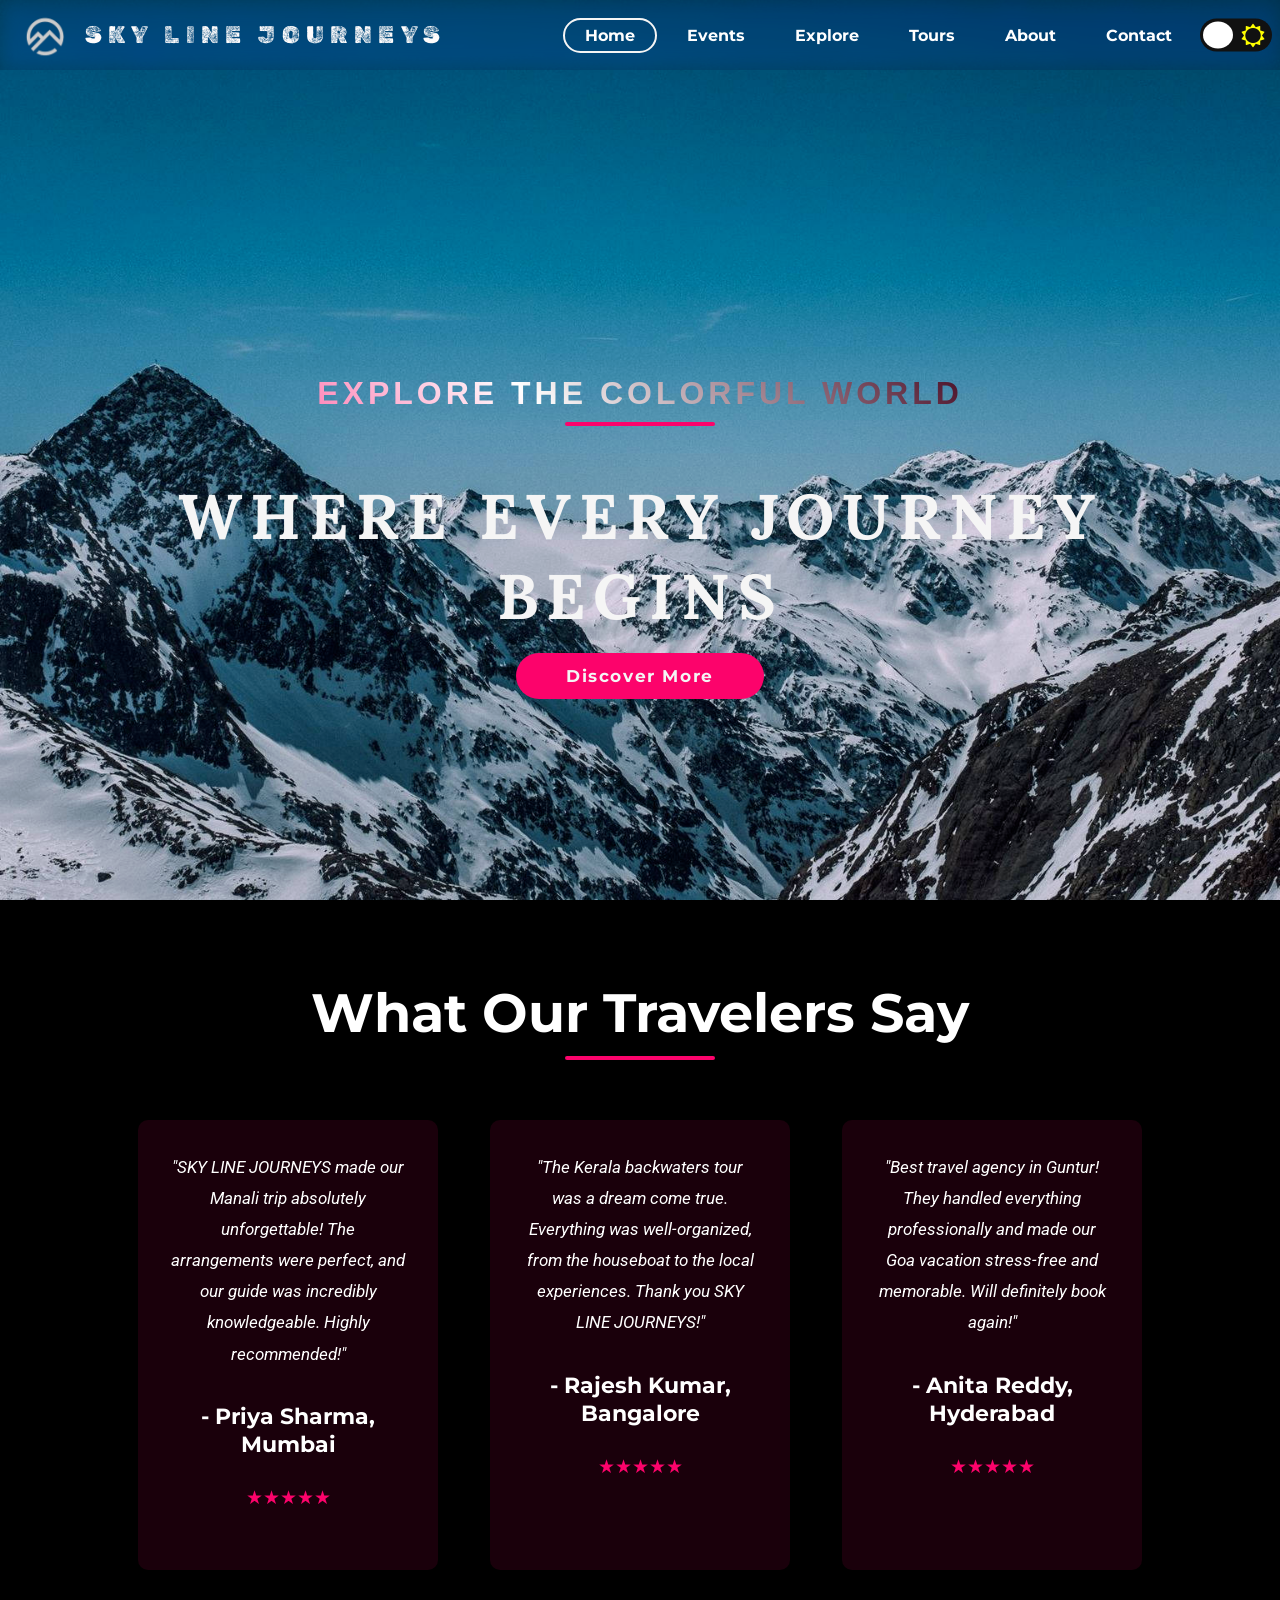
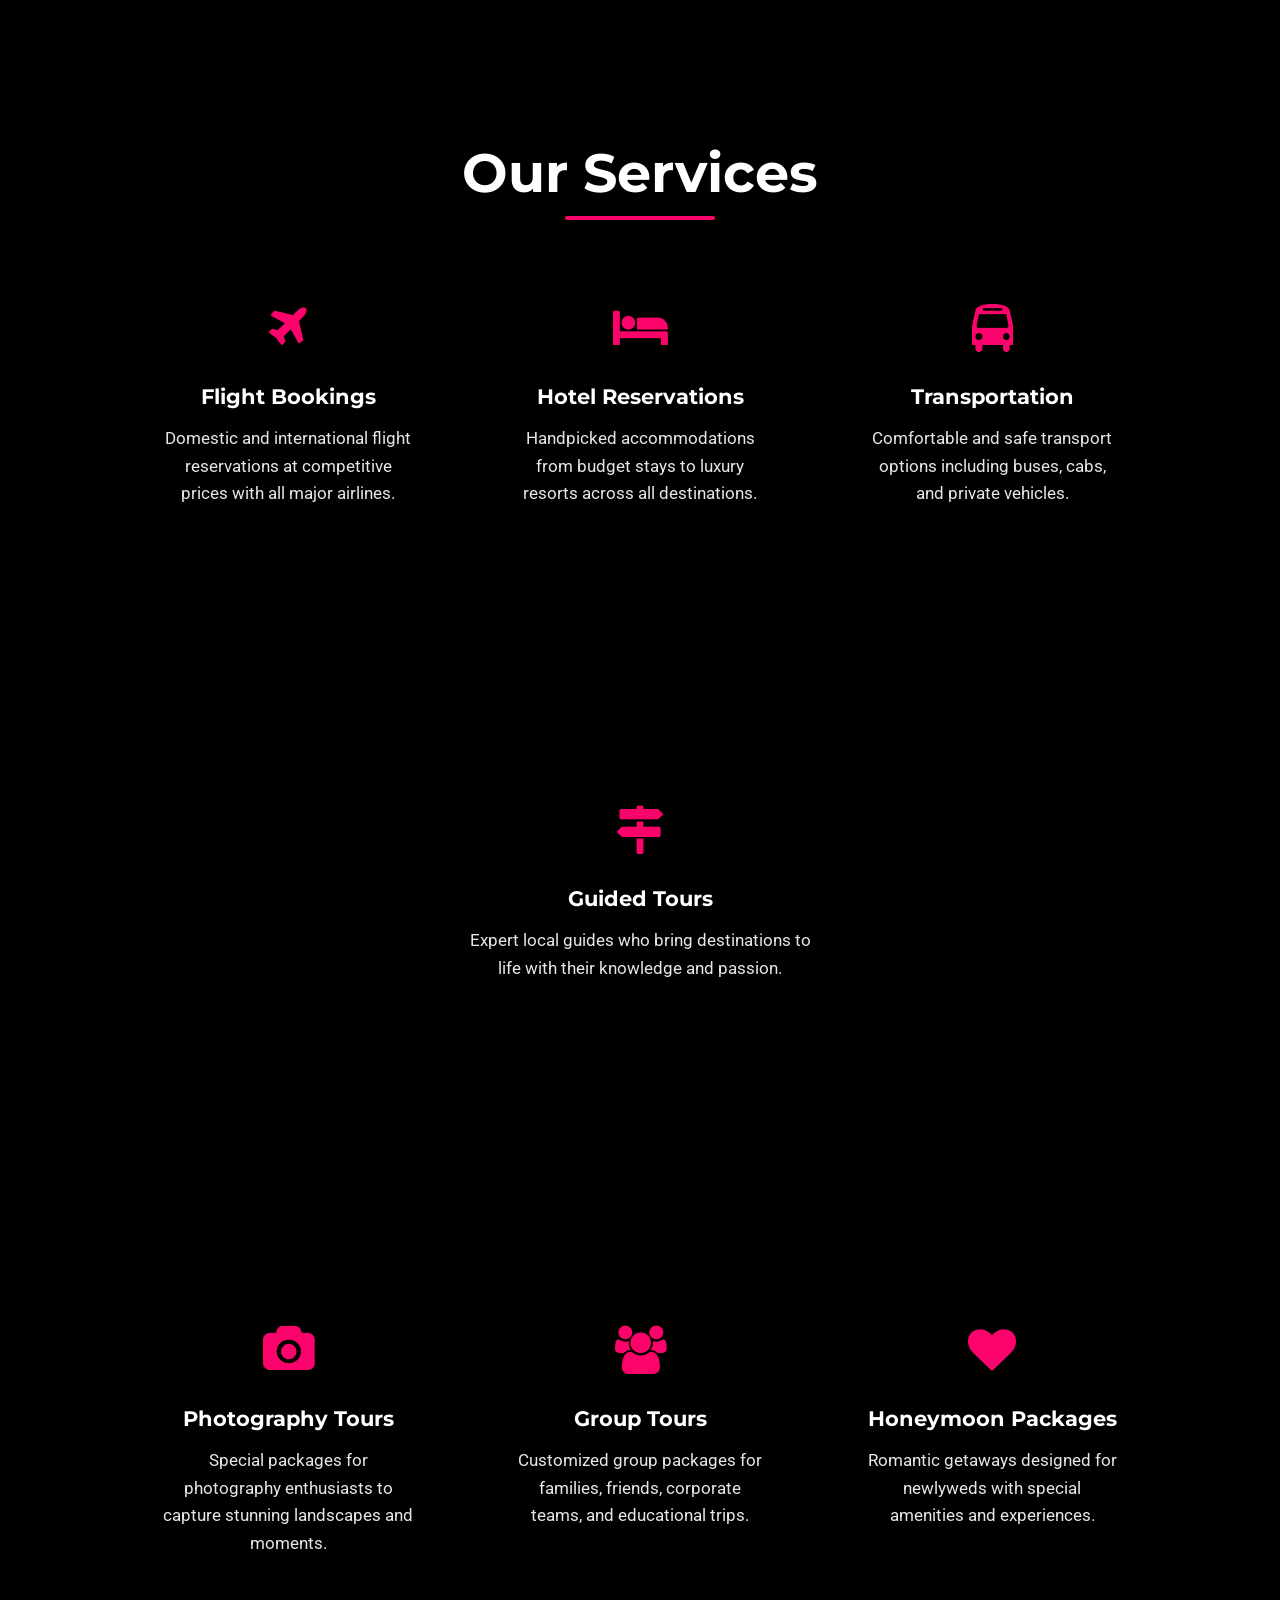
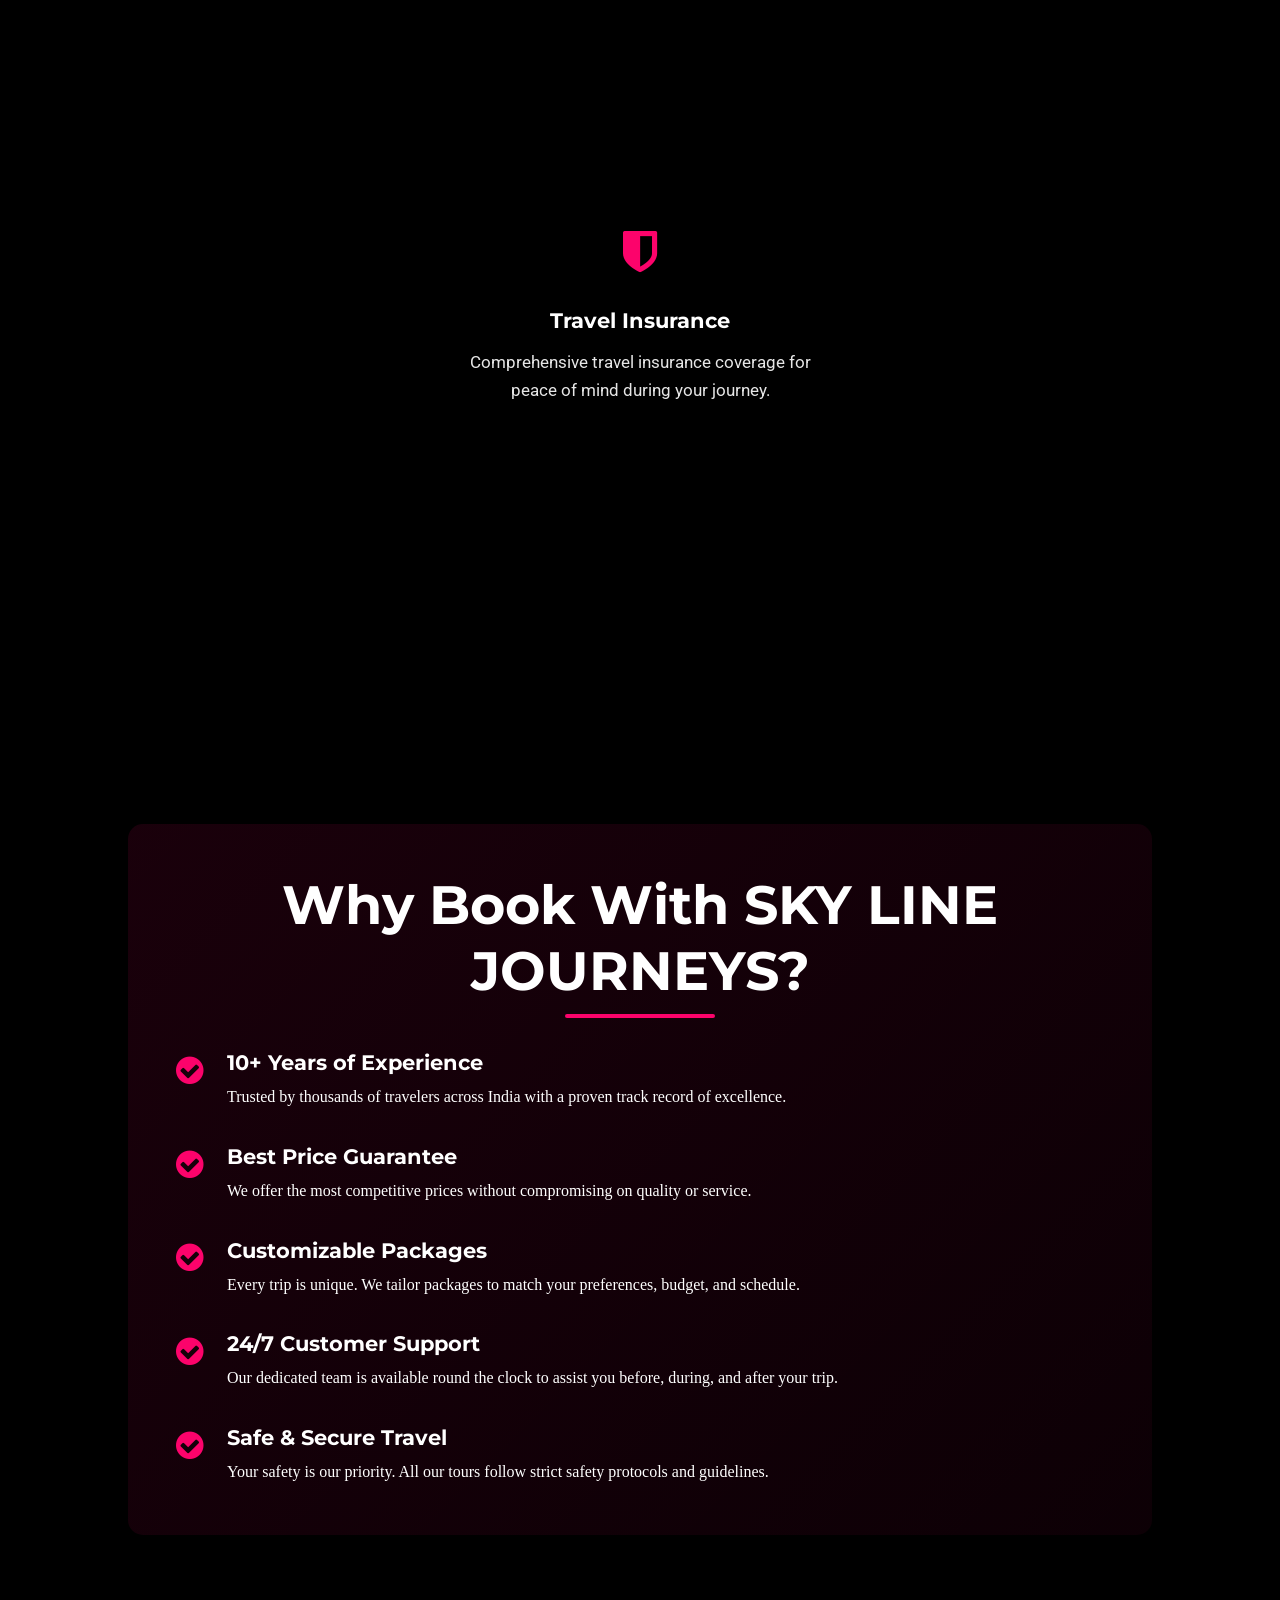
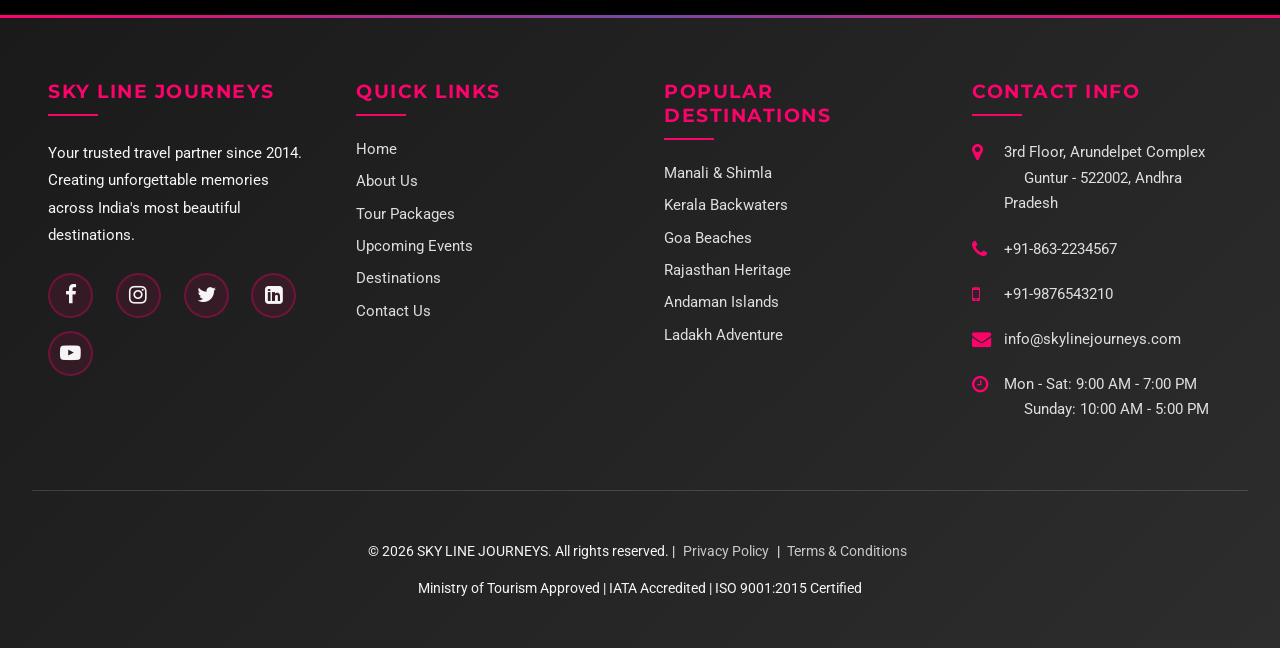
<file: index.html>
<!DOCTYPE html>
<html lang="en">
    <head>
        <meta charset="UTF-8" />
        <meta http-equiv="X-UA-Compatible" content="IE=edge" />
        <meta name="viewport" content="width=device-width, initial-scale=1.0" />
        <title>SKY LINE JOURNEYS - Where Every Journey Begins</title>
        <meta name="description" content="Discover extraordinary travel experiences with SKY LINE JOURNEYS. Expert guided tours, adventure expeditions, and personalized travel planning." />
        
        <!-- Preconnect to external domains -->
        <link rel="preconnect" href="https://cdnjs.cloudflare.com" />
        <link rel="preconnect" href="https://fonts.googleapis.com" />
        <link rel="preconnect" href="https://fonts.gstatic.com" crossorigin />
        <link rel="preconnect" href="https://code.jquery.com" />
        
        <!-- Defer non-critical CSS -->
        <link
            rel="stylesheet"
            href="https://cdnjs.cloudflare.com/ajax/libs/font-awesome/4.7.0/css/font-awesome.min.css"
            media="print"
            onload="this.media='all'"
        />
        <link rel="stylesheet" href="css/style.css" />
        <link
            rel="apple-touch-icon"
            sizes="180x180"
            href="img/apple-touch-icon.png"
        />
        <link
            rel="icon"
            type="image/png"
            sizes="32x32"
            href="img/favicon-32x32.png"
        />
        <link
            rel="icon"
            type="image/png"
            sizes="16x16"
            href="img/favicon-16x16.png"
        />
        <link rel="manifest" href="/site.webmanifest" />
    </head>
    <body>
        <!--navbar-->
        <nav class="navbar glass" style="height: 70px">
            <span
                ><a href="index.html" style="display: flex; align-items: center"
                    ><img
                        class="img2"
                        src="./img/mountain.png"
                        width="40"
                        style="margin: -25px -10px -25px -20px"
                    />
                    <h1 class="logo">&nbsp;SKY LINE JOURNEYS</h1></a
                ></span
            >
            <ul class="nav-links">
                <li>
                    <a href="index.html" id="pri" class="active cir_border">Home</a>
                </li>
                <li><a href="events.html" id="sec" class="cir_border">Events</a></li>
                <li>
                    <a href="explore.html" id="tri" class="cir_border">Explore</a>
                </li>
                <li>
                    <a href="tours.html" id="quad" class="cir_border">Tours</a>
                </li>
                <li><a href="about.html" id="quint" class="cir_border">About</a></li>
                <li>
                    <a href="contact.html" id="hept" class="cir_border">Contact</a>
                </li>
                <li>
                    <div>
                        <input
                            type="checkbox"
                            class="checkbox dark"
                            id="checkbox"
                        />
                        <label for="checkbox" class="label">
                            <i class="fa fa-moon-o"></i>
                            <i class="fa fa-sun-o"></i>
                            <div class="ball"></div>
                        </label>
                    </div>
                </li>
            </ul>
            <img src="./img/menu-btn.png" alt="" class="menu-btn" />
        </nav>
        <!--navbar-->

        <header id="home">
            <div class="header-content">
                <h2 id="quote">Explore the Colorful World</h2>
                <div class="line"></div>
                <h1>WHERE EVERY JOURNEY BEGINS</h1>
                <a href="about.html" class="ctn">Discover More</a>
            </div>
        </header>

        <!-- Testimonials Section -->
        <section class="testimonials">
            <div class="title">
                <h1 class="font-color">What Our Travelers Say</h1>
                <div class="line"></div>
            </div>
            <div class="row">
                <div class="col">
                    <p>
                        "SKY LINE JOURNEYS made our Manali trip absolutely unforgettable! The arrangements were perfect, and our guide was incredibly knowledgeable. Highly recommended!"
                    </p>
                    <h4 class="font-color">- Priya Sharma, Mumbai</h4>
                    <div class="rating">★★★★★</div>
                </div>
                <div class="col">
                    <p>
                        "The Kerala backwaters tour was a dream come true. Everything was well-organized, from the houseboat to the local experiences. Thank you SKY LINE JOURNEYS!"
                    </p>
                    <h4 class="font-color">- Rajesh Kumar, Bangalore</h4>
                    <div class="rating">★★★★★</div>
                </div>
                <div class="col">
                    <p>
                        "Best travel agency in Guntur! They handled everything professionally and made our Goa vacation stress-free and memorable. Will definitely book again!"
                    </p>
                    <h4 class="font-color">- Anita Reddy, Hyderabad</h4>
                    <div class="rating">★★★★★</div>
                </div>
            </div>
        </section>
        <!-- Testimonials Section -->

        <!-- Services Section -->
        <section class="services">
            <div class="container">
                <div class="title">
                    <h1 style="color: white;">Our Services</h1>
                    <div class="line"></div>
                </div>
                <div class="row">
                    <div class="col">
                        <i class="fa fa-plane"></i>
                        <h3>Flight Bookings</h3>
                        <p>Domestic and international flight reservations at competitive prices with all major airlines.</p>
                    </div>
                    <div class="col">
                        <i class="fa fa-hotel"></i>
                        <h3>Hotel Reservations</h3>
                        <p>Handpicked accommodations from budget stays to luxury resorts across all destinations.</p>
                    </div>
                    <div class="col">
                        <i class="fa fa-bus"></i>
                        <h3>Transportation</h3>
                        <p>Comfortable and safe transport options including buses, cabs, and private vehicles.</p>
                    </div>
                    <div class="col">
                        <i class="fa fa-map-signs"></i>
                        <h3>Guided Tours</h3>
                        <p>Expert local guides who bring destinations to life with their knowledge and passion.</p>
                    </div>
                </div>
                <div class="row">
                    <div class="col">
                        <i class="fa fa-camera"></i>
                        <h3>Photography Tours</h3>
                        <p>Special packages for photography enthusiasts to capture stunning landscapes and moments.</p>
                    </div>
                    <div class="col">
                        <i class="fa fa-users"></i>
                        <h3>Group Tours</h3>
                        <p>Customized group packages for families, friends, corporate teams, and educational trips.</p>
                    </div>
                    <div class="col">
                        <i class="fa fa-heart"></i>
                        <h3>Honeymoon Packages</h3>
                        <p>Romantic getaways designed for newlyweds with special amenities and experiences.</p>
                    </div>
                    <div class="col">
                        <i class="fa fa-shield"></i>
                        <h3>Travel Insurance</h3>
                        <p>Comprehensive travel insurance coverage for peace of mind during your journey.</p>
                    </div>
                </div>
            </div>
        </section>
        <!-- Services Section -->

        <!-- Why Book With Us -->
        <section class="why-book">
            <div class="title">
                <h1 class="font-color">Why Book With SKY LINE JOURNEYS?</h1>
                <div class="line"></div>
            </div>
            <div class="feature-content">
                <div class="feature-item">
                    <i class="fa fa-check-circle"></i>
                    <div>
                        <h3 class="font-color">10+ Years of Experience</h3>
                        <p>Trusted by thousands of travelers across India with a proven track record of excellence.</p>
                    </div>
                </div>
                <div class="feature-item">
                    <i class="fa fa-check-circle"></i>
                    <div>
                        <h3 class="font-color">Best Price Guarantee</h3>
                        <p>We offer the most competitive prices without compromising on quality or service.</p>
                    </div>
                </div>
                <div class="feature-item">
                    <i class="fa fa-check-circle"></i>
                    <div>
                        <h3 class="font-color">Customizable Packages</h3>
                        <p>Every trip is unique. We tailor packages to match your preferences, budget, and schedule.</p>
                    </div>
                </div>
                <div class="feature-item">
                    <i class="fa fa-check-circle"></i>
                    <div>
                        <h3 class="font-color">24/7 Customer Support</h3>
                        <p>Our dedicated team is available round the clock to assist you before, during, and after your trip.</p>
                    </div>
                </div>
                <div class="feature-item">
                    <i class="fa fa-check-circle"></i>
                    <div>
                        <h3 class="font-color">Safe & Secure Travel</h3>
                        <p>Your safety is our priority. All our tours follow strict safety protocols and guidelines.</p>
                    </div>
                </div>
            </div>
        </section>
        <!-- Why Book With Us -->

        <!-- up scroll -->
        <i class="arrow"  onclick="topFunction()" id="upbtn"></i>
        <!-- end -->

        <!--footer-->
        <section class="footer">
            <div class="footer-content">
                <div class="footer-section">
                    <h3>SKY LINE JOURNEYS</h3>
                    <p>Your trusted travel partner since 2014. Creating unforgettable memories across India's most beautiful destinations.</p>
                    <div class="social">
                        <a href="#" target="_blank" rel="noreferrer"><i class="fa fa-facebook"></i></a>
                        <a href="#" target="_blank" rel="noreferrer"><i class="fa fa-instagram"></i></a>
                        <a href="#" target="_blank" rel="noreferrer"><i class="fa fa-twitter"></i></a>
                        <a href="#" target="_blank" rel="noreferrer"><i class="fa fa-linkedin-square"></i></a>
                        <a href="#" target="_blank" rel="noreferrer"><i class="fa fa-youtube-play"></i></a>
                    </div>
                </div>
                
                <div class="footer-section">
                    <h3>Quick Links</h3>
                    <ul class="footer-links">
                        <li><a href="index.html">Home</a></li>
                        <li><a href="about.html">About Us</a></li>
                        <li><a href="tours.html">Tour Packages</a></li>
                        <li><a href="events.html">Upcoming Events</a></li>
                        <li><a href="explore.html">Destinations</a></li>
                        <li><a href="contact.html">Contact Us</a></li>
                    </ul>
                </div>
                
                <div class="footer-section">
                    <h3>Popular Destinations</h3>
                    <ul class="footer-links">
                        <li><a href="tours.html">Manali & Shimla</a></li>
                        <li><a href="tours.html">Kerala Backwaters</a></li>
                        <li><a href="tours.html">Goa Beaches</a></li>
                        <li><a href="tours.html">Rajasthan Heritage</a></li>
                        <li><a href="tours.html">Andaman Islands</a></li>
                        <li><a href="tours.html">Ladakh Adventure</a></li>
                    </ul>
                </div>
                
                <div class="footer-section">
                    <h3>Contact Info</h3>
                    <ul class="footer-contact">
                        <li><i class="fa fa-map-marker"></i> 3rd Floor, Arundelpet Complex<br>&nbsp;&nbsp;&nbsp;&nbsp;&nbsp;Guntur - 522002, Andhra Pradesh</li>
                        <li><i class="fa fa-phone"></i> +91-863-2234567</li>
                        <li><i class="fa fa-mobile"></i> +91-9876543210</li>
                        <li><i class="fa fa-envelope"></i> info@skylinejourneys.com</li>
                        <li><i class="fa fa-clock-o"></i> Mon - Sat: 9:00 AM - 7:00 PM<br>&nbsp;&nbsp;&nbsp;&nbsp;&nbsp;Sunday: 10:00 AM - 5:00 PM</li>
                    </ul>
                </div>
            </div>
            
            <div class="footer-bottom">
                <p>&#169; 2026 SKY LINE JOURNEYS. All rights reserved. | <a href="#">Privacy Policy</a> | <a href="#">Terms & Conditions</a></p>
                <p style="font-size: 0.85rem; margin-top: 0.5rem;">Ministry of Tourism Approved | IATA Accredited | ISO 9001:2015 Certified</p>
            </div>
        </section>
        <!--footer-->

        <script>
            const menuBtn = document.querySelector(".menu-btn");
            const navlinks = document.querySelector(".nav-links");

            menuBtn.addEventListener("click", () => {
                navlinks.classList.toggle("mobile-menu");
            });
        </script>
        <script src="https://code.jquery.com/jquery-3.6.0.min.js" defer></script>
        <script src="js/script.js" defer></script>
    </body>
</html>
</file>
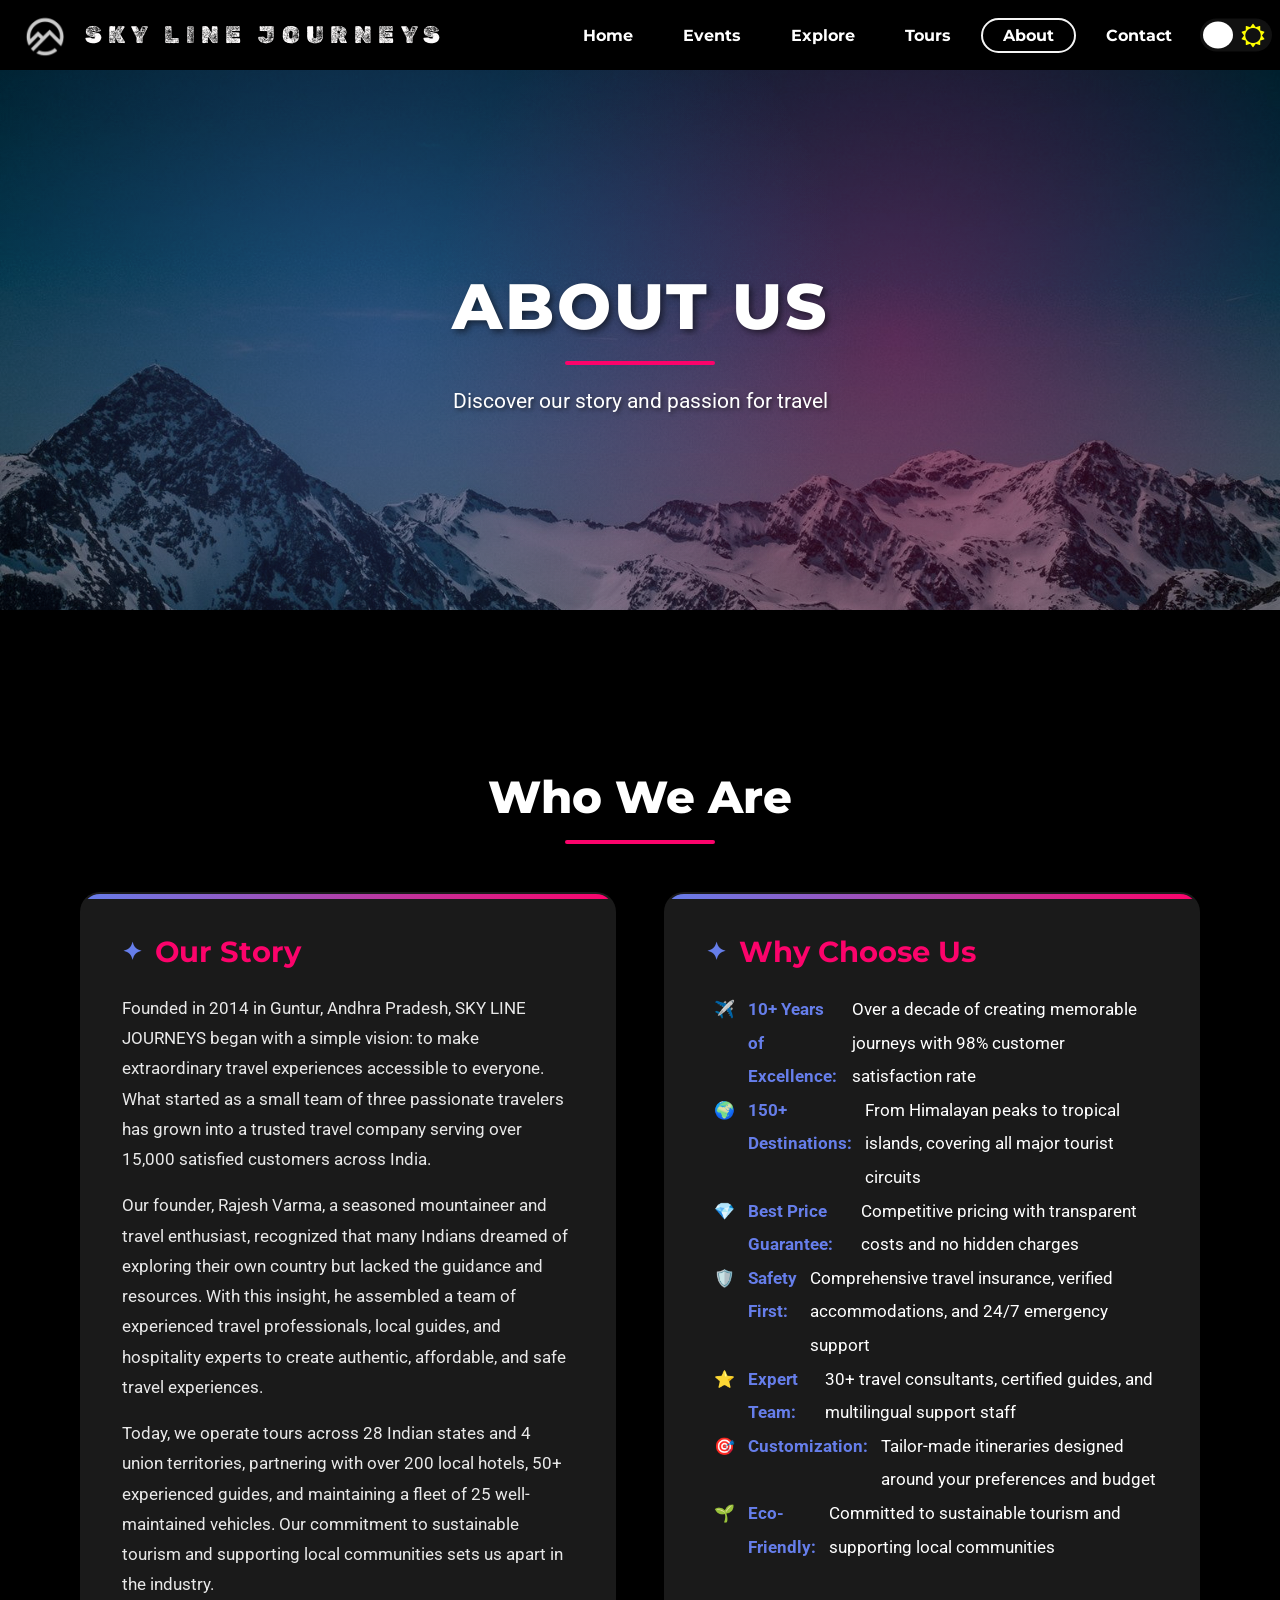
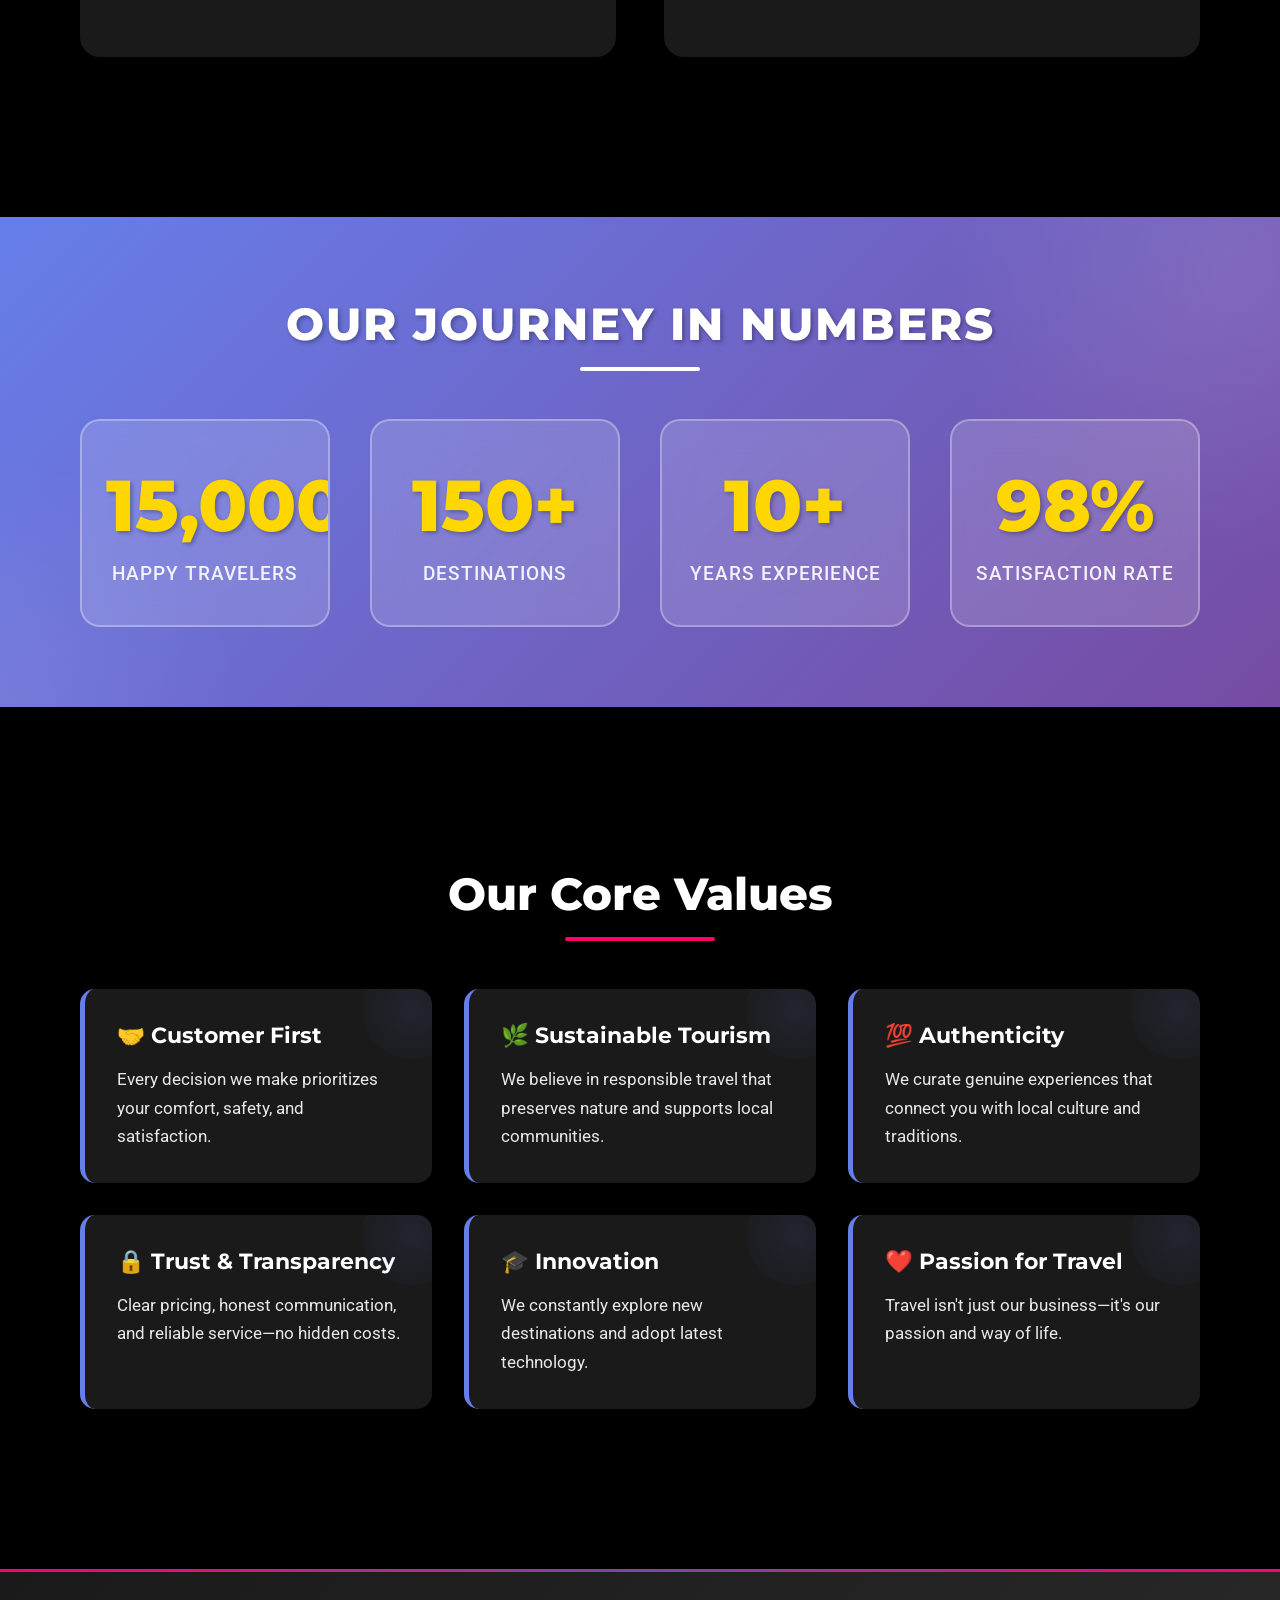
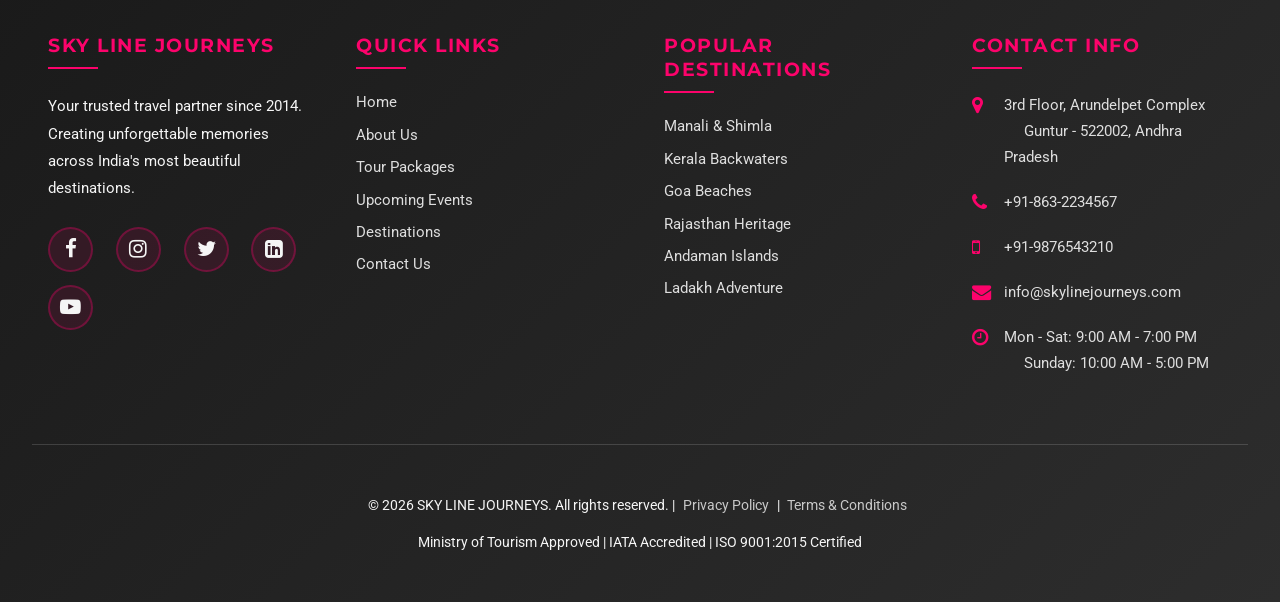
<file: about.html>
<!DOCTYPE html>
<html lang="en">
    <head>
        <meta charset="UTF-8" />
        <meta name="viewport" content="width=device-width, initial-scale=1.0" />
        <title>About Us - SKY LINE JOURNEYS</title>
        <link rel="preconnect" href="https://cdnjs.cloudflare.com" />
        <link rel="stylesheet" href="https://cdnjs.cloudflare.com/ajax/libs/font-awesome/4.7.0/css/font-awesome.min.css" media="print" onload="this.media='all'" />
        <link rel="stylesheet" href="css/style.css" />
        <link rel="stylesheet" href="css/about.css" />
        <link rel="icon" type="image/png" sizes="32x32" href="img/favicon-32x32.png" />
    </head>
    <body>
        <nav class="navbar glass" style="height: 70px">
            <span><a href="index.html" style="display: flex; align-items: center">
                <img class="img2" src="./img/mountain.png" width="40" style="margin: -25px -10px -25px -20px" />
                <h1 class="logo">&nbsp;SKY LINE JOURNEYS</h1></a>
            </span>
            <ul class="nav-links">
                <li><a href="index.html" class="cir_border">Home</a></li>
                <li><a href="events.html" class="cir_border">Events</a></li>
                <li><a href="explore.html" class="cir_border">Explore</a></li>
                <li><a href="tours.html" class="cir_border">Tours</a></li>
                <li><a href="about.html" class="active cir_border">About</a></li>
                <li><a href="contact.html" class="cir_border">Contact</a></li>
                <li>
                    <div>
                        <input type="checkbox" class="checkbox dark" id="checkbox" />
                        <label for="checkbox" class="label">
                            <i class="fa fa-moon-o"></i>
                            <i class="fa fa-sun-o"></i>
                            <div class="ball"></div>
                        </label>
                    </div>
                </li>
            </ul>
            <img src="./img/menu-btn.png" alt="" class="menu-btn" />
        </nav>

        <header class="about-hero">
            <div class="about-hero-content">
                <h1>About Us</h1>
                <div class="line"></div>
                <p>Discover our story and passion for travel</p>
            </div>
        </header>

        <section class="about-section">
            <div class="container">
                <div class="title">
                    <h1 class="font-color">Who We Are</h1>
                    <div class="line"></div>
                </div>
                <div class="about-content-grid">
                    <div class="about-content-card">
                        <h2>Our Story</h2>
                        <p>
                            Founded in 2014 in Guntur, Andhra Pradesh, SKY LINE JOURNEYS began with a simple vision: to make extraordinary travel experiences accessible to everyone. What started as a small team of three passionate travelers has grown into a trusted travel company serving over 15,000 satisfied customers across India.
                        </p>
                        <p>
                            Our founder, Rajesh Varma, a seasoned mountaineer and travel enthusiast, recognized that many Indians dreamed of exploring their own country but lacked the guidance and resources. With this insight, he assembled a team of experienced travel professionals, local guides, and hospitality experts to create authentic, affordable, and safe travel experiences.
                        </p>
                        <p>
                            Today, we operate tours across 28 Indian states and 4 union territories, partnering with over 200 local hotels, 50+ experienced guides, and maintaining a fleet of 25 well-maintained vehicles. Our commitment to sustainable tourism and supporting local communities sets us apart in the industry.
                        </p>
                    </div>
                    <div class="about-content-card">
                        <h2>Why Choose Us</h2>
                        <ul>
                            <li>✈️ <strong>10+ Years of Excellence:</strong> Over a decade of creating memorable journeys with 98% customer satisfaction rate</li>
                            <li>🌍 <strong>150+ Destinations:</strong> From Himalayan peaks to tropical islands, covering all major tourist circuits</li>
                            <li>💎 <strong>Best Price Guarantee:</strong> Competitive pricing with transparent costs and no hidden charges</li>
                            <li>🛡️ <strong>Safety First:</strong> Comprehensive travel insurance, verified accommodations, and 24/7 emergency support</li>
                            <li>⭐ <strong>Expert Team:</strong> 30+ travel consultants, certified guides, and multilingual support staff</li>
                            <li>🎯 <strong>Customization:</strong> Tailor-made itineraries designed around your preferences and budget</li>
                            <li>🌱 <strong>Eco-Friendly:</strong> Committed to sustainable tourism and supporting local communities</li>
                        </ul>
                    </div>
                </div>
            </div>
        </section>

        <section class="stats-section">
            <div class="container">
                <div class="title">
                    <h1 style="color: white;">Our Journey in Numbers</h1>
                    <div class="line" style="background: white;"></div>
                </div>
                <div class="stats-grid">
                    <div class="stat-item">
                        <h2>15,000+</h2>
                        <p>Happy Travelers</p>
                    </div>
                    <div class="stat-item">
                        <h2>150+</h2>
                        <p>Destinations</p>
                    </div>
                    <div class="stat-item">
                        <h2>10+</h2>
                        <p>Years Experience</p>
                    </div>
                    <div class="stat-item">
                        <h2>98%</h2>
                        <p>Satisfaction Rate</p>
                    </div>
                </div>
            </div>
        </section>

        <section class="values-section">
            <div class="container">
                <div class="title">
                    <h1 class="font-color">Our Core Values</h1>
                    <div class="line"></div>
                </div>
                <div class="values-grid">
                    <div class="value-card">
                        <h3 class="font-color">🤝 Customer First</h3>
                        <p>Every decision we make prioritizes your comfort, safety, and satisfaction.</p>
                    </div>
                    <div class="value-card">
                        <h3 class="font-color">🌿 Sustainable Tourism</h3>
                        <p>We believe in responsible travel that preserves nature and supports local communities.</p>
                    </div>
                    <div class="value-card">
                        <h3 class="font-color">💯 Authenticity</h3>
                        <p>We curate genuine experiences that connect you with local culture and traditions.</p>
                    </div>
                    <div class="value-card">
                        <h3 class="font-color">🔒 Trust & Transparency</h3>
                        <p>Clear pricing, honest communication, and reliable service—no hidden costs.</p>
                    </div>
                    <div class="value-card">
                        <h3 class="font-color">🎓 Innovation</h3>
                        <p>We constantly explore new destinations and adopt latest technology.</p>
                    </div>
                    <div class="value-card">
                        <h3 class="font-color">❤️ Passion for Travel</h3>
                        <p>Travel isn't just our business—it's our passion and way of life.</p>
                    </div>
                </div>
            </div>
        </section>

        <i class="arrow" onclick="topFunction()" id="upbtn"></i>
        
        <!--footer-->
        <section class="footer">
            <div class="footer-content">
                <div class="footer-section">
                    <h3>SKY LINE JOURNEYS</h3>
                    <p>Your trusted travel partner since 2014. Creating unforgettable memories across India's most beautiful destinations.</p>
                    <div class="social">
                        <a href="https://facebook.com" target="_blank" rel="noopener noreferrer"><i class="fa fa-facebook"></i></a>
                        <a href="https://instagram.com" target="_blank" rel="noopener noreferrer"><i class="fa fa-instagram"></i></a>
                        <a href="https://twitter.com" target="_blank" rel="noopener noreferrer"><i class="fa fa-twitter"></i></a>
                        <a href="https://linkedin.com" target="_blank" rel="noopener noreferrer"><i class="fa fa-linkedin-square"></i></a>
                        <a href="https://youtube.com" target="_blank" rel="noopener noreferrer"><i class="fa fa-youtube-play"></i></a>
                    </div>
                </div>
                
                <div class="footer-section">
                    <h3>Quick Links</h3>
                    <ul class="footer-links">
                        <li><a href="index.html">Home</a></li>
                        <li><a href="about.html">About Us</a></li>
                        <li><a href="tours.html">Tour Packages</a></li>
                        <li><a href="events.html">Upcoming Events</a></li>
                        <li><a href="explore.html">Destinations</a></li>
                        <li><a href="contact.html">Contact Us</a></li>
                    </ul>
                </div>
                
                <div class="footer-section">
                    <h3>Popular Destinations</h3>
                    <ul class="footer-links">
                        <li><a href="tours.html">Manali & Shimla</a></li>
                        <li><a href="tours.html">Kerala Backwaters</a></li>
                        <li><a href="tours.html">Goa Beaches</a></li>
                        <li><a href="tours.html">Rajasthan Heritage</a></li>
                        <li><a href="tours.html">Andaman Islands</a></li>
                        <li><a href="tours.html">Ladakh Adventure</a></li>
                    </ul>
                </div>
                
                <div class="footer-section">
                    <h3>Contact Info</h3>
                    <ul class="footer-contact">
                        <li><i class="fa fa-map-marker"></i> 3rd Floor, Arundelpet Complex<br>&nbsp;&nbsp;&nbsp;&nbsp;&nbsp;Guntur - 522002, Andhra Pradesh</li>
                        <li><i class="fa fa-phone"></i> +91-863-2234567</li>
                        <li><i class="fa fa-mobile"></i> +91-9876543210</li>
                        <li><i class="fa fa-envelope"></i> info@skylinejourneys.com</li>
                        <li><i class="fa fa-clock-o"></i> Mon - Sat: 9:00 AM - 7:00 PM<br>&nbsp;&nbsp;&nbsp;&nbsp;&nbsp;Sunday: 10:00 AM - 5:00 PM</li>
                    </ul>
                </div>
            </div>
            
            <div class="footer-bottom">
                <p>&#169; 2026 SKY LINE JOURNEYS. All rights reserved. | <a href="#">Privacy Policy</a> | <a href="#">Terms & Conditions</a></p>
                <p style="font-size: 0.85rem; margin-top: 0.5rem;">Ministry of Tourism Approved | IATA Accredited | ISO 9001:2015 Certified</p>
            </div>
        </section>
        <!--footer-->

        <script>
            const menuBtn = document.querySelector(".menu-btn");
            const navlinks = document.querySelector(".nav-links");
            menuBtn.addEventListener("click", () => { navlinks.classList.toggle("mobile-menu"); });
        </script>
        <script src="https://code.jquery.com/jquery-3.6.0.min.js" defer></script>
        <script src="js/script.js" defer></script>
    </body>
</html>
</file>
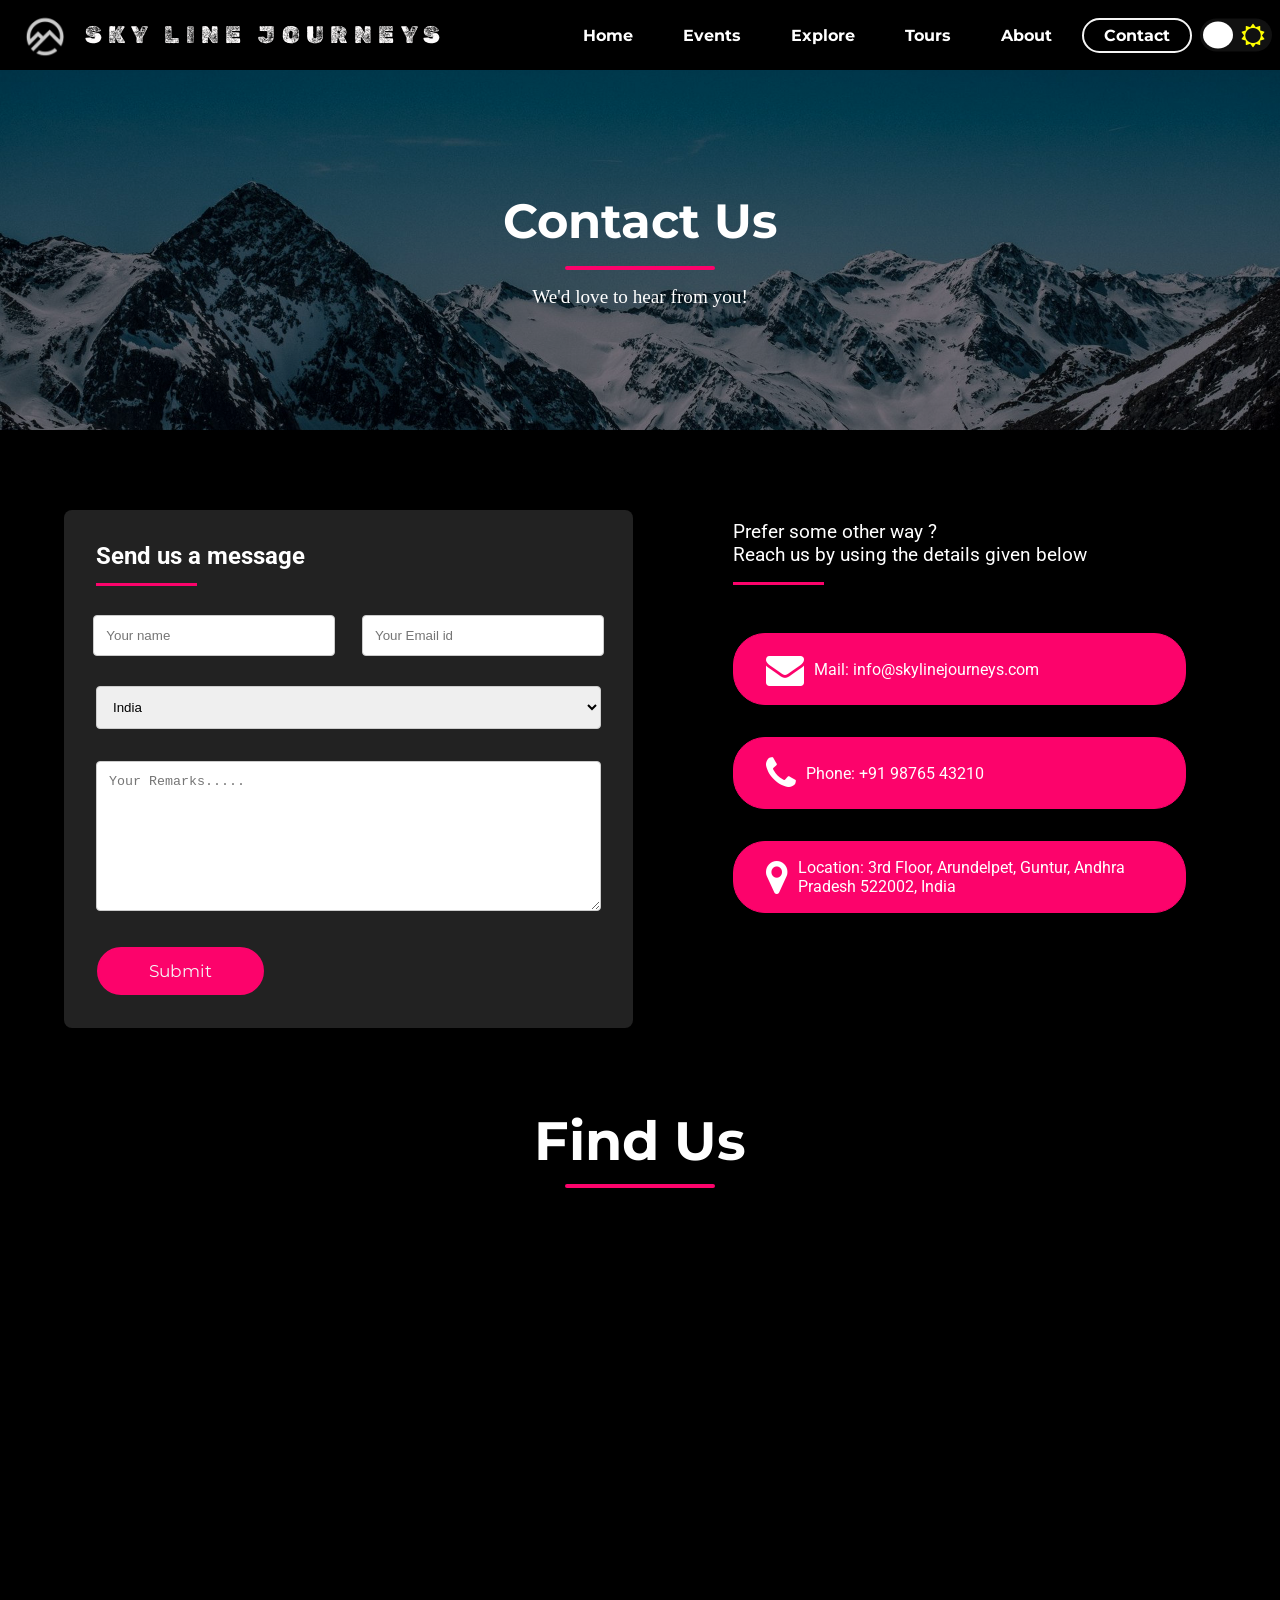
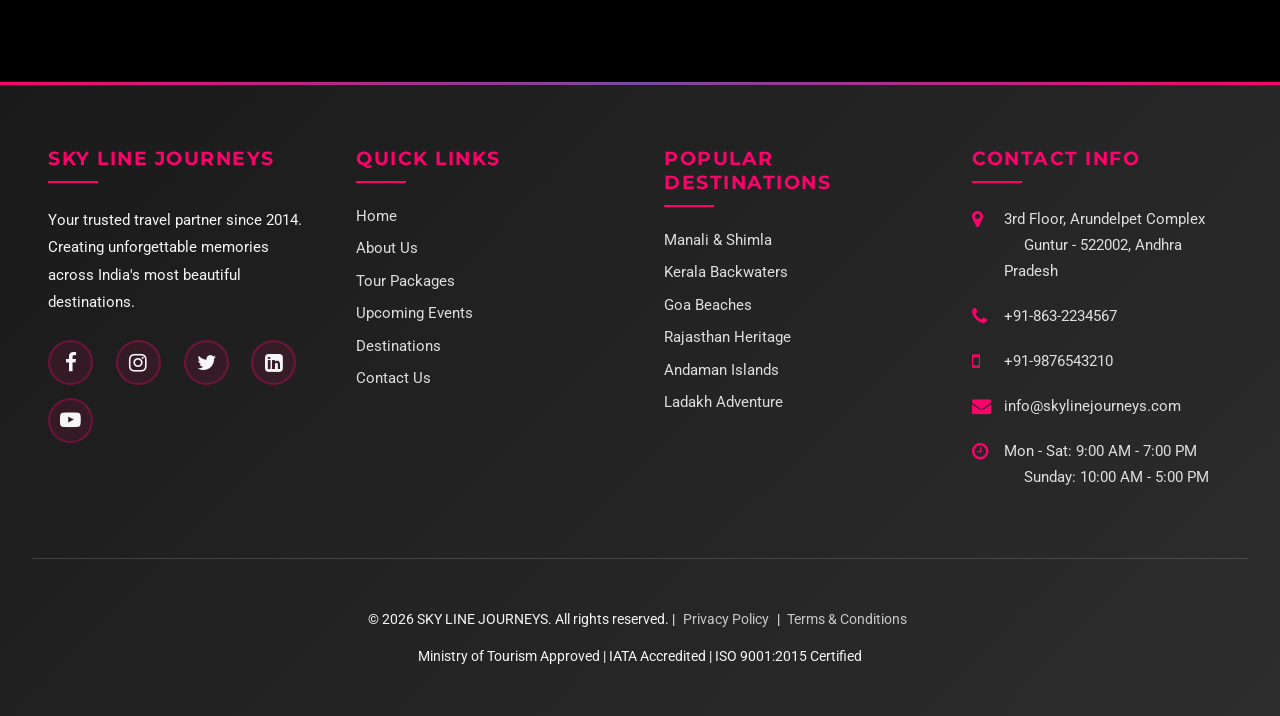
<file: contact.html>
<!DOCTYPE html>
<html lang="en">
    <head>
        <meta charset="UTF-8" />
        <meta http-equiv="X-UA-Compatible" content="IE=edge" />
        <meta name="viewport" content="width=device-width, initial-scale=1.0" />
        <title>Contact Us - SKY LINE JOURNEYS</title>
        <meta name="description" content="Get in touch with SKY LINE JOURNEYS. Contact us for travel inquiries, bookings, and personalized tour packages." />
        
        <!-- Preconnect to external domains -->
        <link rel="preconnect" href="https://cdnjs.cloudflare.com" />
        <link rel="preconnect" href="https://fonts.googleapis.com" />
        <link rel="preconnect" href="https://fonts.gstatic.com" crossorigin />
        <link rel="preconnect" href="https://code.jquery.com" />
        
        <!-- Defer non-critical CSS -->
        <link
            rel="stylesheet"
            href="https://cdnjs.cloudflare.com/ajax/libs/font-awesome/4.7.0/css/font-awesome.min.css"
            media="print"
            onload="this.media='all'"
        />
        <link rel="stylesheet" href="css/style.css" />
        <link
            rel="apple-touch-icon"
            sizes="180x180"
            href="img/apple-touch-icon.png"
        />
        <link
            rel="icon"
            type="image/png"
            sizes="32x32"
            href="img/favicon-32x32.png"
        />
        <link
            rel="icon"
            type="image/png"
            sizes="16x16"
            href="img/favicon-16x16.png"
        />
        <link rel="manifest" href="/site.webmanifest" />
    </head>
    <body>
        <!--navbar-->
        <nav class="navbar glass" style="height: 70px">
            <span
                ><a href="index.html" style="display: flex; align-items: center"
                    ><img
                        class="img2"
                        src="./img/mountain.png"
                        width="40"
                        style="margin: -25px -10px -25px -20px"
                    />
                    <h1 class="logo">&nbsp;SKY LINE JOURNEYS</h1></a
                ></span
            >
            <ul class="nav-links">
                <li>
                    <a href="index.html#home" id="pri" class="cir_border">Home</a>
                </li>
                <li><a href="index.html#events" id="sec" class="cir_border">Events</a></li>
                <li>
                    <a href="index.html#explore" id="tri" class="cir_border">Explore</a>
                </li>
                <li>
                    <a href="index.html#tours" id="quad" class="cir_border">Tours</a>
                </li>
                <li><a href="index.html#about" id="quint" class="cir_border">About</a></li>
                <li>
                    <a href="contact.html" id="hept" class="active cir_border">Contact</a>
                </li>
                <li>
                    <div>
                        <input
                            type="checkbox"
                            class="checkbox dark"
                            id="checkbox"
                        />
                        <label for="checkbox" class="label">
                            <i class="fa fa-moon-o"></i>
                            <i class="fa fa-sun-o"></i>
                            <div class="ball"></div>
                        </label>
                    </div>
                </li>
            </ul>
            <img src="./img/menu-btn.png" alt="" class="menu-btn" />
        </nav>
        <!--navbar-->

        <!-- Contact Page Header -->
        <section style="width: 100%; height: 40vh; background: linear-gradient(rgba(0,0,0,0.5), rgba(0,0,0,0.5)), url('./img/bg.png'); background-size: cover; background-position: center; display: flex; align-items: center; justify-content: center; margin-top: 70px;">
            <div style="text-align: center; color: white;">
                <h1 style="font-family: var(--ff-montserrat); font-size: 3rem; margin-bottom: 1rem;">Contact Us</h1>
                <div class="line" style="margin: 0 auto;"></div>
                <p style="font-size: 1.2rem; margin-top: 1rem;">We'd love to hear from you!</p>
            </div>
        </section>

        <!-- contact -->
        <section id="contact" style="margin-top: 80px;">
            <div class="contact_us">
                <form class="cform" action="" method="post">
                    <div class="crow-message">
                        <h1 class="color">Send us a message</h1>
                        <div></div>
                    </div>
                    <div class="crow-in">
                        <input
                            type="text"
                            id="name"
                            name="name"
                            placeholder="Your name"
                        />
                        <input
                            type="text"
                            id="email"
                            name="email"
                            placeholder="Your Email id"
                        />
                    </div>
                    <div class="crow">
                        <div class="ccol-left">
                            <select name="country" id="country">
                                <option value="India">India</option>
                                <option value="Russia">Russia</option>
                                <option value="usa">USA</option>
                                <option value="Japan">Japan</option>
                                <option value="France">France</option>
                                <option value="Brazil">Brazil</option>
                            </select>
                        </div>
                    </div>
                    <div class="crow">
                        <div class="ccol-left">
                            <textarea
                                type="text"
                                id="remarks"
                                name="remarks"
                                placeholder="Your Remarks....."
                                style="height: 150px"
                            ></textarea>
                        </div>
                    </div>
                    <input class="crow-s" type="submit" value="Submit" />
                </form>
                <div class="cbox">
                    <div>
                        <p class="cbox-message">
                            Prefer some other way ?<br />Reach us by using the
                            details given below
                        </p>
                        <div class="cbox-line"></div>
                    </div>
                    <div class="c_boxx">
                        <a href="mailto:info@skylinejourneys.com"
                            ><i class="fa fa-envelope"></i>
                            Mail: info@skylinejourneys.com
                        </a>
                    </div>
                    <div class="c_boxx">
                        <a href="tel:+919876543210"
                            ><i class="fa fa-phone"></i>
                            Phone: +91 98765 43210
                        </a>
                    </div>
                    <div class="c_boxx">
                        <a href="#"
                            ><i class="fa fa-map-marker"></i>
                            Location: 3rd Floor, Arundelpet, Guntur, Andhra Pradesh 522002, India
                        </a>
                    </div>
                </div>
            </div>
        </section>
        <!-- contact  -->

        <!-- Map Section -->
        <section style="width: 90%; margin: 60px auto;">
            <div class="title">
                <h1 class="font-color">Find Us</h1>
                <div class="line"></div>
            </div>
            <div style="margin-top: 30px;">
                <iframe 
                    src="https://www.google.com/maps/embed?pb=!1m18!1m12!1m3!1d122448.78729377748!2d80.35240!3d16.30660!2m3!1f0!2f0!3f0!3m2!1i1024!2i768!4f13.1!3m3!1m2!1s0x3a4a755cb1787785%3A0x9f7999dd90f1e694!2sGuntur%2C%20Andhra%20Pradesh!5e0!3m2!1sen!2sin!4v1234567890"
                    width="100%" 
                    height="400" 
                    style="border:0; border-radius: 10px;" 
                    allowfullscreen="" 
                    loading="lazy">
                </iframe>
            </div>
        </section>

        <!-- up scroll -->
        <i class="arrow" onclick="topFunction()" id="upbtn"></i>
        <!-- end -->

        <!--footer-->
        <section class="footer">
            <div class="footer-content">
                <div class="footer-section">
                    <h3>SKY LINE JOURNEYS</h3>
                    <p>Your trusted travel partner since 2014. Creating unforgettable memories across India's most beautiful destinations.</p>
                    <div class="social">
                        <a href="https://facebook.com" target="_blank" rel="noopener noreferrer"><i class="fa fa-facebook"></i></a>
                        <a href="https://instagram.com" target="_blank" rel="noopener noreferrer"><i class="fa fa-instagram"></i></a>
                        <a href="https://twitter.com" target="_blank" rel="noopener noreferrer"><i class="fa fa-twitter"></i></a>
                        <a href="https://linkedin.com" target="_blank" rel="noopener noreferrer"><i class="fa fa-linkedin-square"></i></a>
                        <a href="https://youtube.com" target="_blank" rel="noopener noreferrer"><i class="fa fa-youtube-play"></i></a>
                    </div>
                </div>
                
                <div class="footer-section">
                    <h3>Quick Links</h3>
                    <ul class="footer-links">
                        <li><a href="index.html">Home</a></li>
                        <li><a href="about.html">About Us</a></li>
                        <li><a href="tours.html">Tour Packages</a></li>
                        <li><a href="events.html">Upcoming Events</a></li>
                        <li><a href="explore.html">Destinations</a></li>
                        <li><a href="contact.html">Contact Us</a></li>
                    </ul>
                </div>
                
                <div class="footer-section">
                    <h3>Popular Destinations</h3>
                    <ul class="footer-links">
                        <li><a href="tours.html">Manali & Shimla</a></li>
                        <li><a href="tours.html">Kerala Backwaters</a></li>
                        <li><a href="tours.html">Goa Beaches</a></li>
                        <li><a href="tours.html">Rajasthan Heritage</a></li>
                        <li><a href="tours.html">Andaman Islands</a></li>
                        <li><a href="tours.html">Ladakh Adventure</a></li>
                    </ul>
                </div>
                
                <div class="footer-section">
                    <h3>Contact Info</h3>
                    <ul class="footer-contact">
                        <li><i class="fa fa-map-marker"></i> 3rd Floor, Arundelpet Complex<br>&nbsp;&nbsp;&nbsp;&nbsp;&nbsp;Guntur - 522002, Andhra Pradesh</li>
                        <li><i class="fa fa-phone"></i> +91-863-2234567</li>
                        <li><i class="fa fa-mobile"></i> +91-9876543210</li>
                        <li><i class="fa fa-envelope"></i> info@skylinejourneys.com</li>
                        <li><i class="fa fa-clock-o"></i> Mon - Sat: 9:00 AM - 7:00 PM<br>&nbsp;&nbsp;&nbsp;&nbsp;&nbsp;Sunday: 10:00 AM - 5:00 PM</li>
                    </ul>
                </div>
            </div>
            
            <div class="footer-bottom">
                <p>&#169; 2026 SKY LINE JOURNEYS. All rights reserved. | <a href="#">Privacy Policy</a> | <a href="#">Terms & Conditions</a></p>
                <p style="font-size: 0.85rem; margin-top: 0.5rem;">Ministry of Tourism Approved | IATA Accredited | ISO 9001:2015 Certified</p>
            </div>
        </section>
        <!--footer-->

        <script>
            const menuBtn = document.querySelector(".menu-btn");
            const navlinks = document.querySelector(".nav-links");

            menuBtn.addEventListener("click", () => {
                navlinks.classList.toggle("mobile-menu");
            });
        </script>
        <script src="https://code.jquery.com/jquery-3.6.0.min.js" defer></script>
        <script src="js/script.js" defer></script>
    </body>
</html>
</file>
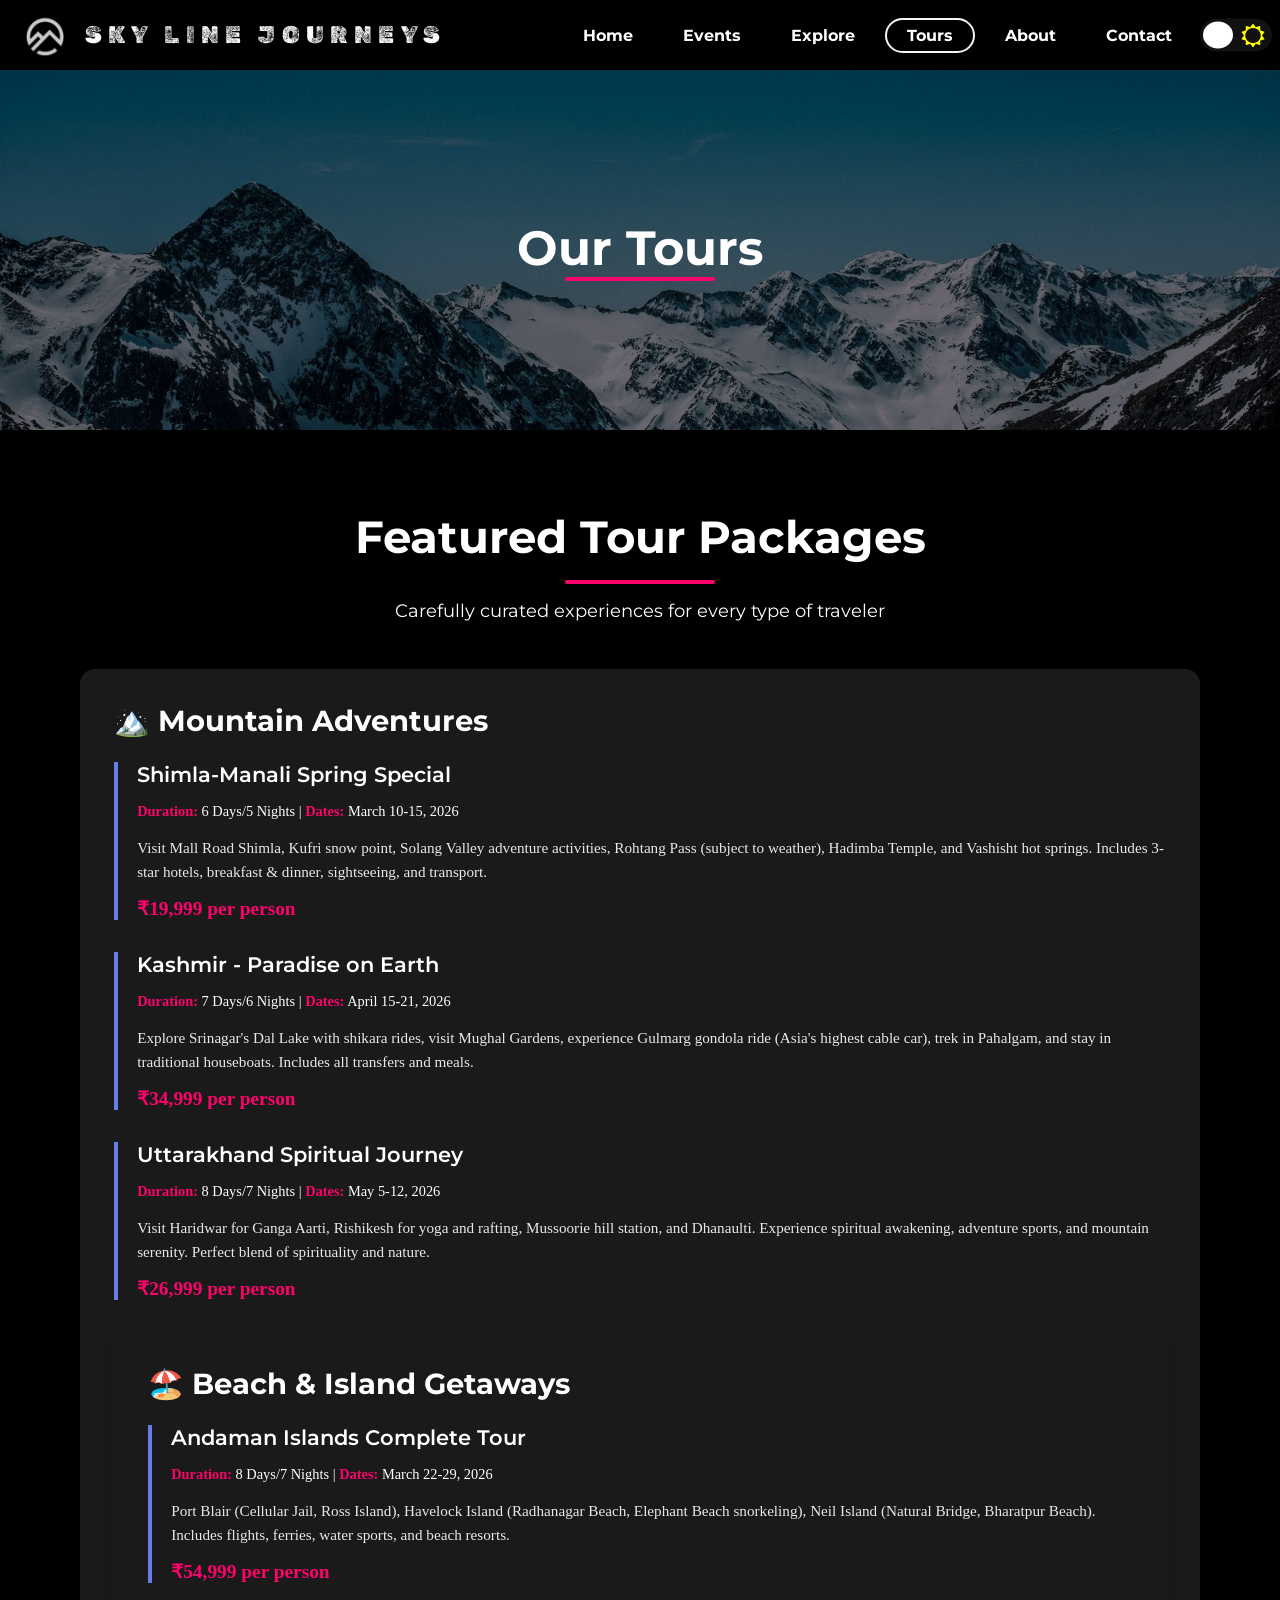
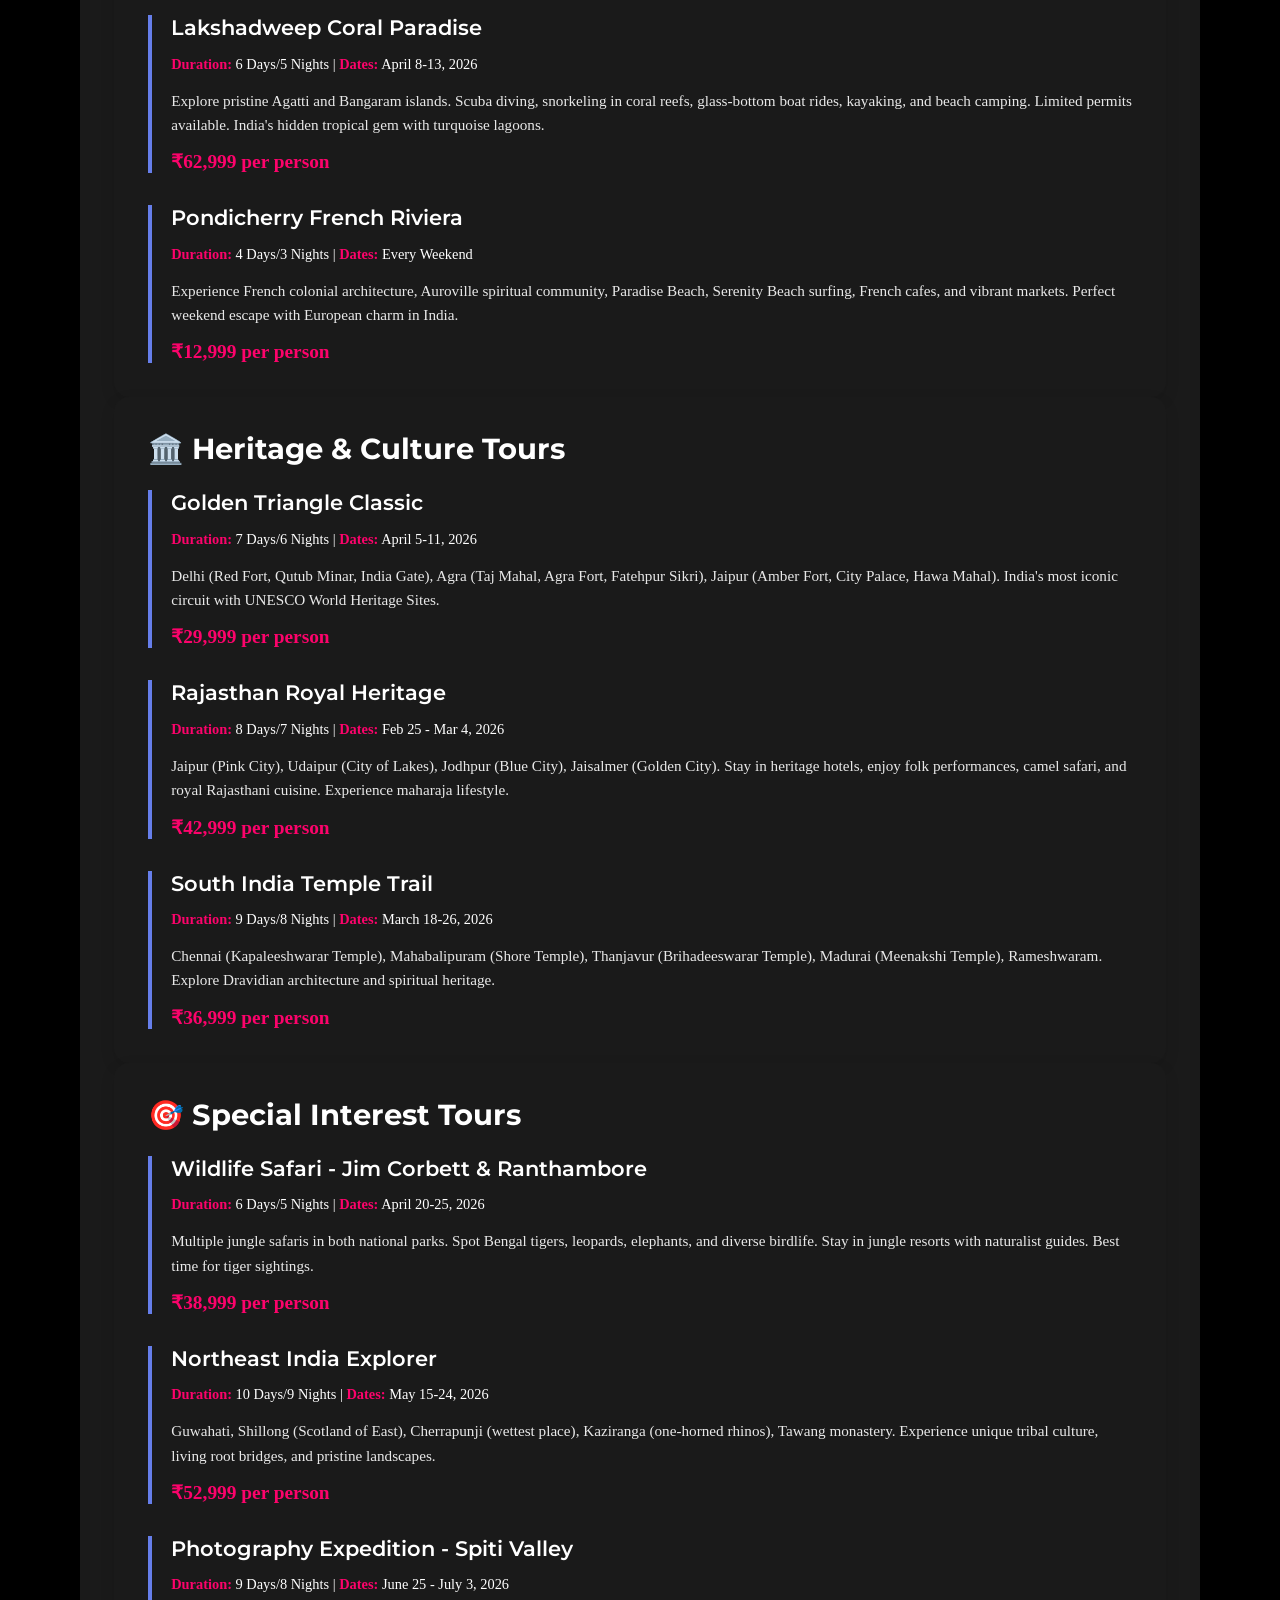
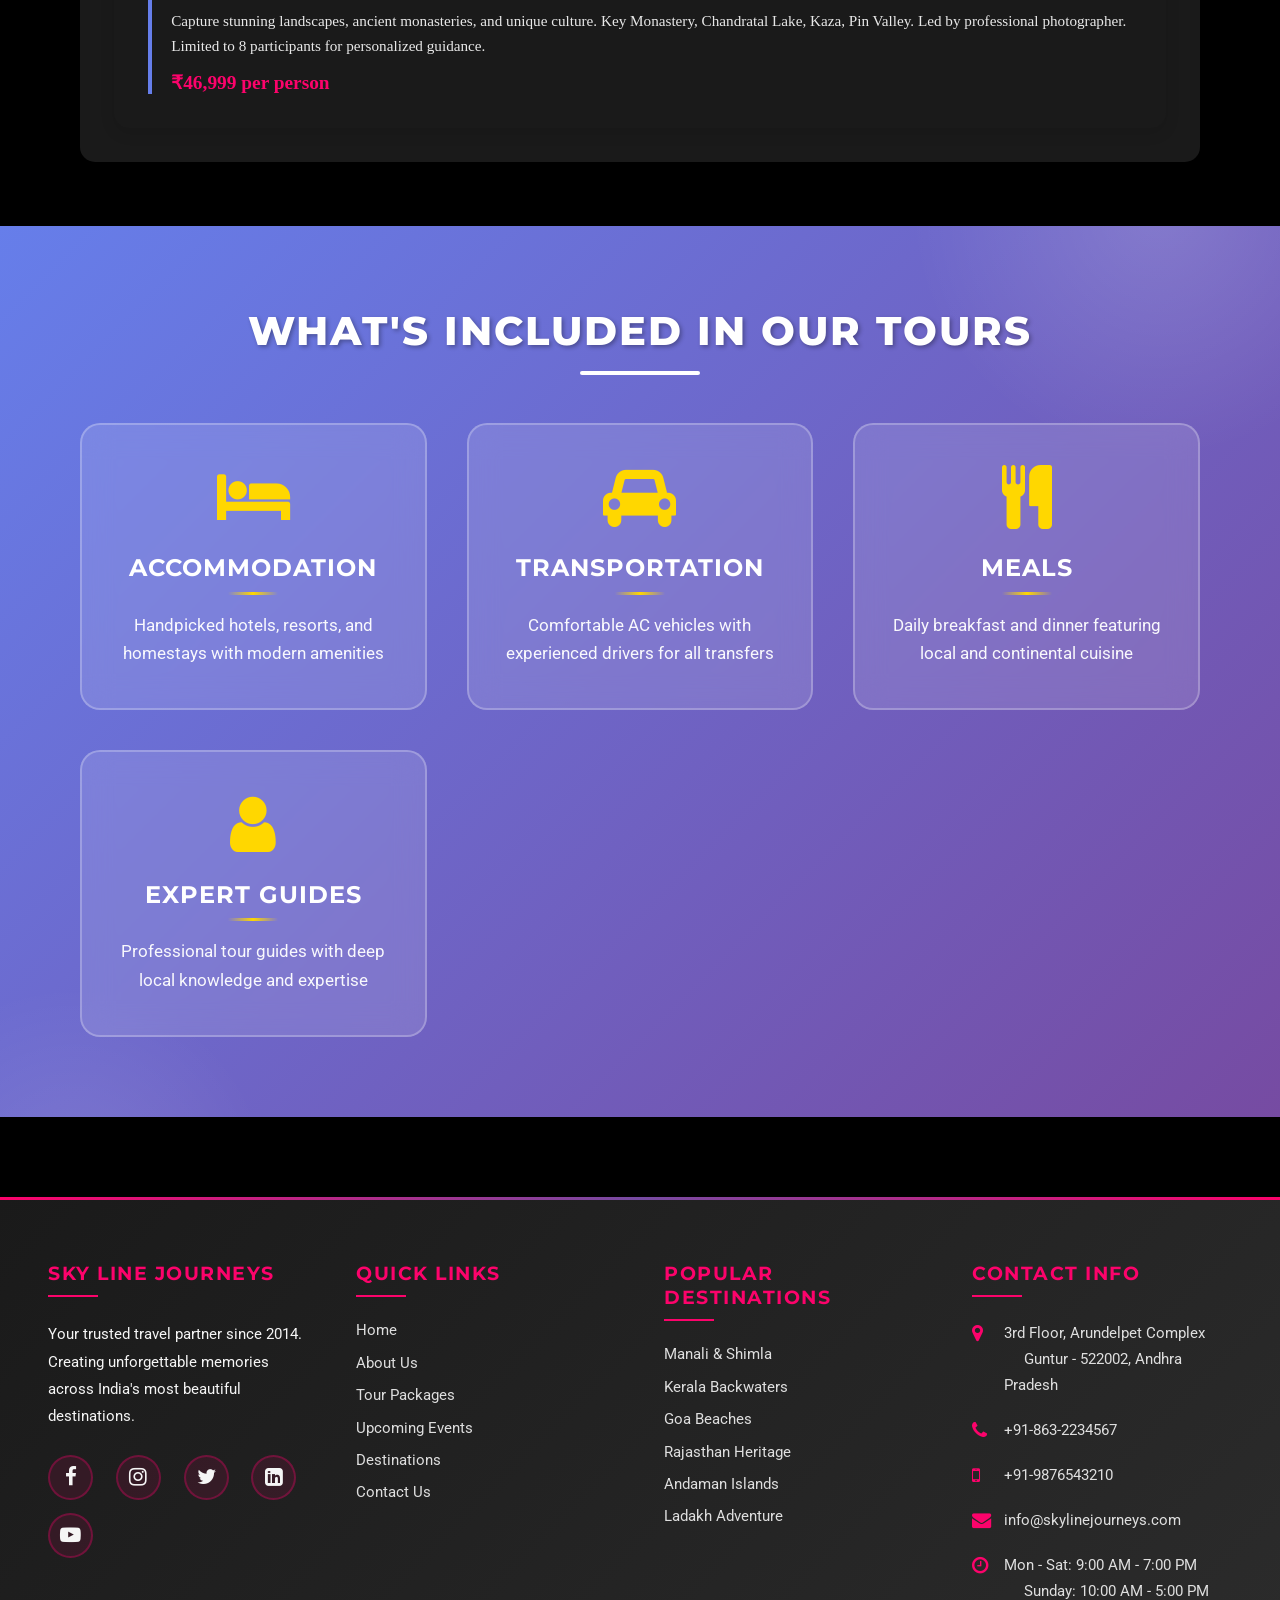
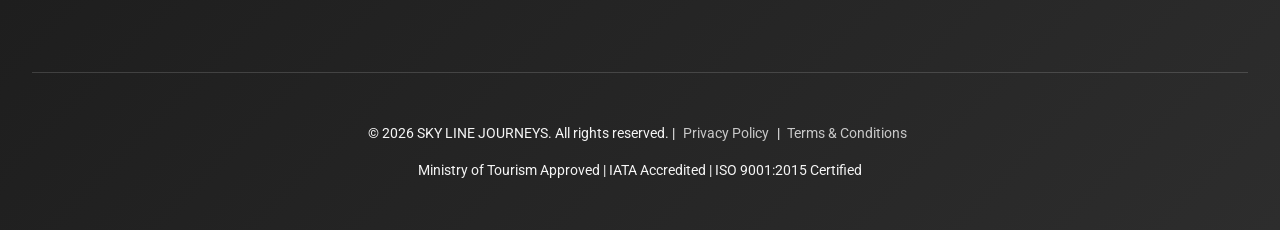
<file: tours.html>
<!DOCTYPE html>
<html lang="en">
    <head>
        <meta charset="UTF-8" />
        <meta name="viewport" content="width=device-width, initial-scale=1.0" />
        <title>Tours - SKY LINE JOURNEYS</title>
        <link rel="preconnect" href="https://cdnjs.cloudflare.com" />
        <link rel="stylesheet" href="https://cdnjs.cloudflare.com/ajax/libs/font-awesome/4.7.0/css/font-awesome.min.css" media="print" onload="this.media='all'" />
        <link rel="stylesheet" href="css/style.css" />
        <link rel="stylesheet" href="css/tours.css" />
        <link rel="icon" type="image/png" sizes="32x32" href="img/favicon-32x32.png" />
    </head>
    <body>
        <nav class="navbar glass" style="height: 70px">
            <span><a href="index.html" style="display: flex; align-items: center">
                <img class="img2" src="./img/mountain.png" width="40" style="margin: -25px -10px -25px -20px" />
                <h1 class="logo">&nbsp;SKY LINE JOURNEYS</h1></a>
            </span>
            <ul class="nav-links">
                <li><a href="index.html" class="cir_border">Home</a></li>
                <li><a href="events.html" class="cir_border">Events</a></li>
                <li><a href="explore.html" class="cir_border">Explore</a></li>
                <li><a href="tours.html" class="active cir_border">Tours</a></li>
                <li><a href="about.html" class="cir_border">About</a></li>
                <li><a href="contact.html" class="cir_border">Contact</a></li>
                <li>
                    <div>
                        <input type="checkbox" class="checkbox dark" id="checkbox" />
                        <label for="checkbox" class="label">
                            <i class="fa fa-moon-o"></i>
                            <i class="fa fa-sun-o"></i>
                            <div class="ball"></div>
                        </label>
                    </div>
                </li>
            </ul>
            <img src="./img/menu-btn.png" alt="" class="menu-btn" />
        </nav>

        <section class="page-header" style="width: 100%; height: 40vh; background: linear-gradient(rgba(0,0,0,0.5), rgba(0,0,0,0.5)), url('./img/bg.png'); background-size: cover; background-position: center; display: flex; align-items: center; justify-content: center; margin-top: 70px;">
            <div class="header-text" style="text-align: center; color: white; padding: 0 1rem;">
                <h1 style="font-family: var(--ff-montserrat); font-size: clamp(2rem, 5vw, 3rem);">Our Tours</h1>
                <div class="line" style="margin: 0 auto;"></div>
            </div>
        </section>

        <section class="tours" id="tours">
            <div class="container">
                <div class="title">
                    <h1 class="font-color">Featured Tour Packages</h1>
                    <div class="line"></div>
                    <p>Carefully curated experiences for every type of traveler</p>
                </div>
                
                <!-- Tour Categories -->
                <div class="tour-categories">
                    <div class="tour-category-card">
                        <h2 class="font-color">🏔️ Mountain Adventures</h2>
                        <div class="tour-package">
                            <h4 class="font-color">Shimla-Manali Spring Special</h4>
                            <p class="tour-meta"><strong>Duration:</strong> 6 Days/5 Nights | <strong>Dates:</strong> March 10-15, 2026</p>
                            <p class="tour-description">
                                Visit Mall Road Shimla, Kufri snow point, Solang Valley adventure activities, Rohtang Pass (subject to weather), Hadimba Temple, and Vashisht hot springs. Includes 3-star hotels, breakfast & dinner, sightseeing, and transport.
                            </p>
                            <p class="tour-price"><strong>₹19,999 per person</strong></p>
                        </div>
                        
                        <div class="tour-package">
                            <h4 class="font-color">Kashmir - Paradise on Earth</h4>
                            <p class="tour-meta"><strong>Duration:</strong> 7 Days/6 Nights | <strong>Dates:</strong> April 15-21, 2026</p>
                            <p class="tour-description">
                                Explore Srinagar's Dal Lake with shikara rides, visit Mughal Gardens, experience Gulmarg gondola ride (Asia's highest cable car), trek in Pahalgam, and stay in traditional houseboats. Includes all transfers and meals.
                            </p>
                            <p class="tour-price"><strong>₹34,999 per person</strong></p>
                        </div>
                        
                        <div class="tour-package">
                            <h4 class="font-color">Uttarakhand Spiritual Journey</h4>
                            <p class="tour-meta"><strong>Duration:</strong> 8 Days/7 Nights | <strong>Dates:</strong> May 5-12, 2026</p>
                            <p class="tour-description">
                                Visit Haridwar for Ganga Aarti, Rishikesh for yoga and rafting, Mussoorie hill station, and Dhanaulti. Experience spiritual awakening, adventure sports, and mountain serenity. Perfect blend of spirituality and nature.
                            </p>
                            <p class="tour-price"><strong>₹26,999 per person</strong></p>
                        </div>
                    
                    <div class="tour-category-card">
                        <h2 class="font-color">🏖️ Beach & Island Getaways</h2>
                        <div class="tour-package">
                            <h4 class="font-color">Andaman Islands Complete Tour</h4>
                            <p class="tour-meta"><strong>Duration:</strong> 8 Days/7 Nights | <strong>Dates:</strong> March 22-29, 2026</p>
                            <p class="tour-description">
                                Port Blair (Cellular Jail, Ross Island), Havelock Island (Radhanagar Beach, Elephant Beach snorkeling), Neil Island (Natural Bridge, Bharatpur Beach). Includes flights, ferries, water sports, and beach resorts.
                            </p>
                            <p class="tour-price"><strong>₹54,999 per person</strong></p>
                        </div>
                        
                        <div class="tour-package">
                            <h4 class="font-color">Lakshadweep Coral Paradise</h4>
                            <p class="tour-meta"><strong>Duration:</strong> 6 Days/5 Nights | <strong>Dates:</strong> April 8-13, 2026</p>
                            <p class="tour-description">
                                Explore pristine Agatti and Bangaram islands. Scuba diving, snorkeling in coral reefs, glass-bottom boat rides, kayaking, and beach camping. Limited permits available. India's hidden tropical gem with turquoise lagoons.
                            </p>
                            <p class="tour-price"><strong>₹62,999 per person</strong></p>
                        </div>
                        
                        <div class="tour-package">
                            <h4 class="font-color">Pondicherry French Riviera</h4>
                            <p class="tour-meta"><strong>Duration:</strong> 4 Days/3 Nights | <strong>Dates:</strong> Every Weekend</p>
                            <p class="tour-description">
                                Experience French colonial architecture, Auroville spiritual community, Paradise Beach, Serenity Beach surfing, French cafes, and vibrant markets. Perfect weekend escape with European charm in India.
                            </p>
                            <p class="tour-price"><strong>₹12,999 per person</strong></p>
                        </div>
                    </div>
                
                    <div class="tour-category-card">
                        <h2 class="font-color">🏛️ Heritage & Culture Tours</h2>
                        <div class="tour-package">
                            <h4 class="font-color">Golden Triangle Classic</h4>
                            <p class="tour-meta"><strong>Duration:</strong> 7 Days/6 Nights | <strong>Dates:</strong> April 5-11, 2026</p>
                            <p class="tour-description">
                                Delhi (Red Fort, Qutub Minar, India Gate), Agra (Taj Mahal, Agra Fort, Fatehpur Sikri), Jaipur (Amber Fort, City Palace, Hawa Mahal). India's most iconic circuit with UNESCO World Heritage Sites.
                            </p>
                            <p class="tour-price"><strong>₹29,999 per person</strong></p>
                        </div>
                        
                        <div class="tour-package">
                            <h4 class="font-color">Rajasthan Royal Heritage</h4>
                            <p class="tour-meta"><strong>Duration:</strong> 8 Days/7 Nights | <strong>Dates:</strong> Feb 25 - Mar 4, 2026</p>
                            <p class="tour-description">
                                Jaipur (Pink City), Udaipur (City of Lakes), Jodhpur (Blue City), Jaisalmer (Golden City). Stay in heritage hotels, enjoy folk performances, camel safari, and royal Rajasthani cuisine. Experience maharaja lifestyle.
                            </p>
                            <p class="tour-price"><strong>₹42,999 per person</strong></p>
                        </div>
                        
                        <div class="tour-package">
                            <h4 class="font-color">South India Temple Trail</h4>
                            <p class="tour-meta"><strong>Duration:</strong> 9 Days/8 Nights | <strong>Dates:</strong> March 18-26, 2026</p>
                            <p class="tour-description">
                                Chennai (Kapaleeshwarar Temple), Mahabalipuram (Shore Temple), Thanjavur (Brihadeeswarar Temple), Madurai (Meenakshi Temple), Rameshwaram. Explore Dravidian architecture and spiritual heritage.
                            </p>
                            <p class="tour-price"><strong>₹36,999 per person</strong></p>
                        </div>
                    </div>
                    
                    <div class="tour-category-card">
                        <h2 class="font-color">🎯 Special Interest Tours</h2>
                        <div class="tour-package">
                            <h4 class="font-color">Wildlife Safari - Jim Corbett & Ranthambore</h4>
                            <p class="tour-meta"><strong>Duration:</strong> 6 Days/5 Nights | <strong>Dates:</strong> April 20-25, 2026</p>
                            <p class="tour-description">
                                Multiple jungle safaris in both national parks. Spot Bengal tigers, leopards, elephants, and diverse birdlife. Stay in jungle resorts with naturalist guides. Best time for tiger sightings.
                            </p>
                            <p class="tour-price"><strong>₹38,999 per person</strong></p>
                        </div>
                        
                        <div class="tour-package">
                            <h4 class="font-color">Northeast India Explorer</h4>
                            <p class="tour-meta"><strong>Duration:</strong> 10 Days/9 Nights | <strong>Dates:</strong> May 15-24, 2026</p>
                            <p class="tour-description">
                                Guwahati, Shillong (Scotland of East), Cherrapunji (wettest place), Kaziranga (one-horned rhinos), Tawang monastery. Experience unique tribal culture, living root bridges, and pristine landscapes.
                            </p>
                            <p class="tour-price"><strong>₹52,999 per person</strong></p>
                        </div>
                        
                        <div class="tour-package">
                            <h4 class="font-color">Photography Expedition - Spiti Valley</h4>
                            <p class="tour-meta"><strong>Duration:</strong> 9 Days/8 Nights | <strong>Dates:</strong> June 25 - July 3, 2026</p>
                            <p class="tour-description">
                                Capture stunning landscapes, ancient monasteries, and unique culture. Key Monastery, Chandratal Lake, Kaza, Pin Valley. Led by professional photographer. Limited to 8 participants for personalized guidance.
                            </p>
                            <p class="tour-price"><strong>₹46,999 per person</strong></p>
                        </div>
                    </div>
                </div>
            </div>
        </section>
        
        <!-- Tour Inclusions Section -->
        <section class="tour-inclusions">
            <div class="container">
                <div class="title">
                    <h1 style="color: white; font-size: clamp(1.8rem, 4vw, 2.5rem);">What's Included in Our Tours</h1>
                    <div class="line" style="background: white;"></div>
                </div>
                <div class="inclusions-grid">
                    <div class="inclusion-item">
                        <i class="fa fa-bed"></i>
                        <h3>Accommodation</h3>
                        <p>Handpicked hotels, resorts, and homestays with modern amenities</p>
                    </div>
                    <div class="inclusion-item">
                        <i class="fa fa-car"></i>
                        <h3>Transportation</h3>
                        <p>Comfortable AC vehicles with experienced drivers for all transfers</p>
                    </div>
                    <div class="inclusion-item">
                        <i class="fa fa-cutlery"></i>
                        <h3>Meals</h3>
                        <p>Daily breakfast and dinner featuring local and continental cuisine</p>
                    </div>
                    <div class="inclusion-item">
                        <i class="fa fa-user"></i>
                        <h3>Expert Guides</h3>
                        <p>Professional tour guides with deep local knowledge and expertise</p>
                    </div>
                </div>
            </div>
        </section>

        <i class="arrow" onclick="topFunction()" id="upbtn"></i>
        
        <section class="footer">
            <div class="footer-content">
                <div class="footer-section">
                    <h3>SKY LINE JOURNEYS</h3>
                    <p>Your trusted travel partner since 2014. Creating unforgettable memories across India's most beautiful destinations.</p>
                    <div class="social">
                        <a href="#" target="_blank" rel="noreferrer"><i class="fa fa-facebook"></i></a>
                        <a href="#" target="_blank" rel="noreferrer"><i class="fa fa-instagram"></i></a>
                        <a href="#" target="_blank" rel="noreferrer"><i class="fa fa-twitter"></i></a>
                        <a href="#" target="_blank" rel="noreferrer"><i class="fa fa-linkedin-square"></i></a>
                        <a href="#" target="_blank" rel="noreferrer"><i class="fa fa-youtube-play"></i></a>
                    </div>
                </div>
                
                <div class="footer-section">
                    <h3>Quick Links</h3>
                    <ul class="footer-links">
                        <li><a href="index.html">Home</a></li>
                        <li><a href="about.html">About Us</a></li>
                        <li><a href="tours.html">Tour Packages</a></li>
                        <li><a href="events.html">Upcoming Events</a></li>
                        <li><a href="explore.html">Destinations</a></li>
                        <li><a href="contact.html">Contact Us</a></li>
                    </ul>
                </div>
                
                <div class="footer-section">
                    <h3>Popular Destinations</h3>
                    <ul class="footer-links">
                        <li><a href="tours.html">Manali & Shimla</a></li>
                        <li><a href="tours.html">Kerala Backwaters</a></li>
                        <li><a href="tours.html">Goa Beaches</a></li>
                        <li><a href="tours.html">Rajasthan Heritage</a></li>
                        <li><a href="tours.html">Andaman Islands</a></li>
                        <li><a href="tours.html">Ladakh Adventure</a></li>
                    </ul>
                </div>
                
                <div class="footer-section">
                    <h3>Contact Info</h3>
                    <ul class="footer-contact">
                        <li><i class="fa fa-map-marker"></i> 3rd Floor, Arundelpet Complex<br>&nbsp;&nbsp;&nbsp;&nbsp;&nbsp;Guntur - 522002, Andhra Pradesh</li>
                        <li><i class="fa fa-phone"></i> +91-863-2234567</li>
                        <li><i class="fa fa-mobile"></i> +91-9876543210</li>
                        <li><i class="fa fa-envelope"></i> info@skylinejourneys.com</li>
                        <li><i class="fa fa-clock-o"></i> Mon - Sat: 9:00 AM - 7:00 PM<br>&nbsp;&nbsp;&nbsp;&nbsp;&nbsp;Sunday: 10:00 AM - 5:00 PM</li>
                    </ul>
                </div>
            </div>
            
            <div class="footer-bottom">
                <p>&#169; 2026 SKY LINE JOURNEYS. All rights reserved. | <a href="#">Privacy Policy</a> | <a href="#">Terms & Conditions</a></p>
                <p style="font-size: 0.85rem; margin-top: 0.5rem;">Ministry of Tourism Approved | IATA Accredited | ISO 9001:2015 Certified</p>
            </div>
        </section>

        <script>
            const menuBtn = document.querySelector(".menu-btn");
            const navlinks = document.querySelector(".nav-links");
            menuBtn.addEventListener("click", () => { navlinks.classList.toggle("mobile-menu"); });
        </script>
        <script src="https://code.jquery.com/jquery-3.6.0.min.js" defer></script>
        <script src="js/script.js" defer></script>
    </body>
</html>
</file>
<file: css/style.css>
/* Google fonts - Combined for better performance */
@import url("https://fonts.googleapis.com/css2?family=Lora:wght@400;700&family=Montserrat:wght@400;800&family=Parisienne&family=Roboto&family=Teko:wght@300&family=Rubik+Dirt&display=swap");

/* Root element (aka html) */
:root {
  box-sizing: border-box;
  scroll-behavior: smooth;

  /* CSS Variables */
  /* Fonts */
  --ff-parisienne: "Parisienne", cursive;
  --ff-montserrat: "Montserrat", sans-serif;
  --ff-lora: "Lora", serif;
  --ff-roboto: "Roboto", sans-serif;
  --ff-rubik-dirt: "Rubik Dirt", cursive;
  --fs-paragraphs: calc(0.8rem + 0.35vw);
  --fs-links-btns: calc(0.65rem + 0.5vw);
}

/* Global */
*,
*::before,
*::after {
  margin: 0;
  padding: 0;
  box-sizing: inherit;
}

img {
  max-width: 100%;
  display: block;
}


a {
  text-decoration: none;
}

ul {
  list-style: none;
}

span {
  color: #7c7c7c;
  padding: 0px 40px;
}

/* .active {
  color: #fc036b;
  border-radius: 20px;
  background: whitesmoke;
  font-weight: bold;
} */

body,
html {
  overflow-x: hidden;
  box-sizing: border-box;
}

.container {
  width: 98%;
  max-width: 91rem;
  margin: 0 auto;
}

/*scrollbar*/

::-webkit-scrollbar {
  width: 10px;
}

::-webkit-scrollbar-thumb {
  background: gray;
  border-radius: 10px;
}

/* Navbar */

.navbar {
  position: fixed;
  top: 0;
  left: 0;
  background: rgba(0, 0, 0, 0.2);
  backdrop-filter: saturate(180%) blur(10px);
  display: flex;
  width: 100%;
  justify-content: space-between;
  align-items: center;
  padding: 12px 5px;
  z-index: 10;
  color: whitesmoke;
}

.logo {
  font-family: var(--ff-rubik-dirt);
  font-size: 1.5rem;
  text-transform: uppercase;
  letter-spacing: 0.4rem;
  padding: 0 1.2rem;
  font-weight: 300;
  color: rgb(254, 252, 252); 
  
  
}



.nav-links {
  display: flex;
  align-items: center;
}

.nav-links li {
  font-family: var(--ff-montserrat);
  margin: 0px 15px;
}

.nav-links li a {
  color: white;
  cursor: pointer;
}

.cir_border {
  padding: 6px 20px;
  font-weight: bold;
  border: 2px hidden whitesmoke;
  border-radius: 20px;
  margin: 0px -10px;
}

header {
  width: 100vw;
  height: 100vh;
  background-image: url("../img/bg.png");
  background-position: bottom;
  background-attachment: fixed;
  background-size: cover;
  display: flex;
  align-items: end;
  justify-content: center;
}

.header-content {
  font-family: var(--ff-lora);
  letter-spacing: 0.5rem;
  color: whitesmoke;
  text-align: center;
  z-index: 1;
  padding: 4rem;
  margin-bottom: 150px;
}

.header-content a {
  letter-spacing: 0.1rem;
}

.header-content h2 {
  font-size: 4vmin;
}

.line {
  width: 150px;
  height: 4px;
  background: #fc036b;
  margin: 10px auto;
  border-radius: 5px;
}

.header-content h1 {
  font-size: 7vmin;
  margin-top: 50px;
  margin-bottom: 30px;
}

.ctn {
  font-family: var(--ff-montserrat);
  font-size: var(--fs-links-btns);
  font-weight: 700;
  padding: 13px 50px;
  background: #fc036b;
  border-radius: 30px;
  color: whitesmoke;
}

.menu-btn {
  position: absolute;
  top: 30px;
  right: 30px;
  width: 40px;
  cursor: pointer;
  display: none;
}

/* Events */
section {
  width: 80%;
  margin: 80px auto;
}

.title {
  text-align: center;
  font-family: var(--ff-montserrat);
  font-size: 4vmin;
}

.row {
  display: flex;
  width: 100%;
  justify-content: space-between;
  align-items: center;
}

.card {
  cursor: pointer;
  height :400px
}

.row .col {
  display: flex;
  flex-direction: column;
  align-items: center;
  margin: 10px;
  height: 450px;
}

.row .col img {
  width: 90%;
}

.events .row {
  margin-top: 50px;
}

.col > h4 {
  font-size: calc(1rem + 0.5vw);
  margin: 20px auto;
  font-family: var(--ff-lora);
}

.col p {
  color: #7c7c7c;
  padding: 0px 40px;
  font-size: var(--fs-paragraphs);
  font-family: var(--ff-roboto);
}

.col > p {
  color: #7c7c7c;
  padding: 0;
  line-height: 1.5;
  text-align: center;
  max-width: 35ch;
}

.events .ctn {
  margin-top: 30px;
}

/* explore */
.explore {
  width: 100%;
  height: 100vh;
  background-image: url(../img/bg2.png);
  background-attachment: fixed;
  background-position: center;
  background-size: cover;
  background-repeat: no-repeat;
  display: flex;
  align-items: center;
}

.explore-content {
  font-family: var(--ff-lora);
  color: whitesmoke;
  display: flex;
  align-items: center;
  flex-direction: column;
  margin-left: 8rem;
  position: relative;
  z-index: 1;
  padding: 2rem 17px;
  margin: auto;
}

.explore-content::after {
  content: "";
  position: absolute;
  inset: 0;
  z-index: -1;
  display: block;
  background: rgba(0, 0, 0, 0.2);
  backdrop-filter: blur(2.5px);
  border-radius: 0.5rem;
}

.explore-content h1 {
  /* width: 100%; */
  font-size: calc(2.2rem + 1vw);
  letter-spacing: 0.3rem;
  margin: auto;
}

.explore-content .line {
  margin-bottom: 50px;
}

.explore-content p {
  color: rgb(221, 221, 221);
  max-width: 65ch;
  line-height: 1.5;
  text-align: left;
  padding: 0px 35px;
}

.explore-content .ctn {
  margin: 17px auto;
  padding: 12px 27px;
}

/* tours */
.image-gallery {
  display: grid;
  gap: 1.8rem 1rem;
  grid-template-columns: repeat(2, 1fr);
  justify-content: center;
  padding: 1rem;
}

.tours .row {
  gap: 4rem;
}

.content-col {
  position: relative;
}

.content-col h1 {
  font-size: calc(2.2rem + 1vw);
  font-family: var(--ff-lora);
  max-width: 15.5ch;
}

.content-col .line {
  margin-left: 0;
}

.content-col p {
  padding: 0;
  margin: 30px 0;
  width: 100%;
  text-align: left;
  max-width: 40ch;
}

.content-col .ctn {
  position: absolute;
  left: 0;
  bottom: -14%;
}

/* about */
#about {
  width: 100%;
}

#about_us {
  background: url("https://awe365.com/wp-content/uploads/2013/07/SKY LINE JOURNEYS-sports-hang-gliding-flickrcc-image-by-Steve-Slater.jpg");
  width: 100%;
  height: 420px;
  background-repeat: no-repeat;
  background-size: cover;
  background-attachment: fixed;
  margin: 15px 0px;
}

#about_us div {
  padding: 10px;
  display: grid;
  align-items: center; 
  grid-template-columns: 2fr 1fr 1fr;
  column-gap: 5px;
  position: relative;
}


#about_us div span {
  margin: 0;
  position: absolute;
  top: 60%;
  opacity: 0;
  left: 80%;
  -ms-transform: translate(-50%, -50%);
  transform: translate(-50%, -50%);
  transition: 1s;
}

#about_us p {
  width: 43em;
  color: white;
  text-align: justify;
  padding-top: 14em;
  font-family: "Work Sans", sans-serif;
  margin-left: 6em;
}

#about_us p::first-letter {
  padding-left: 47px;
  font-size: 55px;
  color: #fc036b;
}

/* contact */
#contact {
  width: 90%;
}

.contact_us {
  margin-top: 3rem;
  display: flex;
  font-family: var(--ff-roboto);
}

form {
  width: 50%;
}

.cbox {
  width: 45%;
  margin-left: 70px;
  padding: 10px 30px;
}

.cbox-message {
  font-size: 1.2em;
  margin: 0;
}

.cbox-line {
  width: 20%;
  height: 0.2em;
  background-color: #fb036b;
  margin-bottom: 3em;
  margin-top: 1em;
}

.c_boxx a p {
  color: white;
  font-size: 1em;
  font-weight: 100;
  padding: 1rem;
  padding: 0px 40px;
}

.c_boxx a {
  padding: 1em;
  margin-bottom: 2em;
  padding-left: 2em;
  border: 0.1em solid #fc036b;
  background-color: #fc036b;
  color: white;
  display: flex;
  border-radius: 2em;
  align-items: center;
  border: #fc036b 0.1em solid;
  font-size: 1em;
}

.c_boxx a:hover {
  background-color: white;
  color: #fc036b;
  transition: all 0.5s ease;
}

.c_boxx i {
  font-size: 38px;
  margin-right: 10px;
  /* margin-left: 0.5em; */
}

input[type="text"],
select,
textarea {
  width: 100%;
  padding: 12px;
  border: 1px solid #ccc;
  border-radius: 4px;
  resize: vertical;
}

label {
  padding: 0px 0px 7px 6px;
  display: inline-block;
}

input[type="submit"] {
  background-color: #fc036b;
  color: whitesmoke;
  padding: 12px 50px;
  border: 2px solid #fc036b;
  border-radius: 100vmax;
  cursor: pointer;
  font-family: var(--ff-montserrat);
  font-size: var(--fs-links-btns);
}

input[type="submit"]:hover {
  background-color: whitesmoke;
  color: #fc036b;
}

.cform {
  background-color: #222;
  padding: 1em;
  border-radius: 0.5rem;
}

.ccol {
  float: left;
  width: 25%;
  margin-top: 6px;
}

.crow-in {
  width: 100%;
  display: flex;
  justify-content: space-between;
}

.crow-message {
  margin: 1rem;
}

.crow-message div {
  width: 20%;
  display: block;
  height: 1em;
  border-bottom: 3px solid #fc036b;
}

.ccol-left {
  margin: 1em;
}

.ccol {
  float: left;
  width: 100%;
  margin-top: 6px;
}

#name {
  width: 90%;
  margin: 1em;
}

#email {
  width: 90%;
  margin: 1em;
}

.crow:after,
.crow-s::after {
  content: "";
  display: table;
  clear: both;
}

.crow-s {
  margin: 1em;
  color: #fc036b;
}

/* footer */
.footer {
  width: 100%;
  min-height: 100px;
  padding: 4rem 2rem 2rem;
  margin: 0;
  background: linear-gradient(135deg, #1a1a1a 0%, #2d2d2d 100%);
  text-align: center;
  position: relative;
}

.footer::before {
  content: '';
  position: absolute;
  top: 0;
  left: 0;
  right: 0;
  height: 3px;
  background: linear-gradient(90deg, #fc036b 0%, #764ba2 50%, #fc036b 100%);
}

.footer-content {
  display: grid;
  grid-template-columns: repeat(auto-fit, minmax(250px, 1fr));
  gap: 3rem;
  max-width: 1400px;
  margin: 0 auto 3rem;
  text-align: left;
  padding: 0 1rem;
}

.footer-section {
  animation: fadeInUp 0.6s ease-out;
}

@keyframes fadeInUp {
  from {
    opacity: 0;
    transform: translateY(20px);
  }
  to {
    opacity: 1;
    transform: translateY(0);
  }
}

.footer-section h3 {
  color: #fc036b;
  font-family: var(--ff-montserrat);
  font-size: 1.2rem;
  margin-bottom: 1.5rem;
  text-transform: uppercase;
  letter-spacing: 1.5px;
  font-weight: 700;
  position: relative;
  padding-bottom: 0.8rem;
}

.footer-section h3::after {
  content: '';
  position: absolute;
  bottom: 0;
  left: 0;
  width: 50px;
  height: 2px;
  background: #fc036b;
}

.footer-section p {
  color: rgba(255, 255, 255, 0.85);
  line-height: 1.8;
  margin-bottom: 1.5rem;
  font-size: 0.95rem;
  font-family: var(--ff-roboto);
}

.footer-links {
  list-style: none;
  padding: 0;
  margin: 0;
}

.footer-links li {
  margin-bottom: 0.9rem;
}

.footer-links li a {
  color: rgba(255, 255, 255, 0.85);
  text-decoration: none;
  transition: all 0.3s ease;
  font-size: 0.95rem;
  display: inline-block;
  font-family: var(--ff-roboto);
  position: relative;
}

.footer-links li a::before {
  content: '→';
  position: absolute;
  left: -20px;
  opacity: 0;
  transition: all 0.3s ease;
  color: #fc036b;
}

.footer-links li a:hover {
  color: #fc036b;
  padding-left: 20px;
}

.footer-links li a:hover::before {
  opacity: 1;
  left: 0;
}

.footer-contact {
  list-style: none;
  padding: 0;
  margin: 0;
}

.footer-contact li {
  color: rgba(255, 255, 255, 0.85);
  margin-bottom: 1.2rem;
  line-height: 1.7;
  font-size: 0.95rem;
  display: flex;
  align-items: flex-start;
  font-family: var(--ff-roboto);
}

.footer-contact li i {
  color: #fc036b;
  margin-right: 12px;
  font-size: 1.2rem;
  margin-top: 3px;
  min-width: 20px;
}

.footer-section .social {
  display: flex;
  gap: 0.8rem;
  margin-top: 1.5rem;
  width: auto;
  flex-wrap: wrap;
}

.footer-section .social a {
  color: whitesmoke;
  background: rgba(252, 3, 107, 0.1);
  border: 2px solid rgba(252, 3, 107, 0.3);
  border-radius: 50%;
  padding: 0;
  width: 45px;
  height: 45px;
  display: flex;
  align-items: center;
  justify-content: center;
  transition: all 0.4s ease;
  text-decoration: none;
}

.footer-section .social a:hover {
  background-color: #fc036b;
  border-color: #fc036b;
  transform: translateY(-5px) scale(1.1);
  box-shadow: 0 5px 15px rgba(252, 3, 107, 0.4);
}

.footer-section .social i {
  font-size: 1.3rem;
}

.footer-bottom {
  border-top: 1px solid rgba(255, 255, 255, 0.15);
  padding-top: 2rem;
  margin-top: 2rem;
  text-align: center;
  max-width: 1400px;
  margin-left: auto;
  margin-right: auto;
}

.footer-bottom p {
  color: rgba(255, 255, 255, 0.75);
  margin: 0.5rem auto;
  font-size: 0.9rem;
  font-family: var(--ff-roboto);
}

.footer-bottom a {
  color: rgba(255, 255, 255, 0.75);
  text-decoration: none;
  transition: color 0.3s ease;
  margin: 0 0.3rem;
}

.footer-bottom a:hover {
  color: #fc036b;
  text-decoration: underline;
}

.footer p {
  color: whitesmoke;
  margin: 20px auto;
  padding: 20px auto;
}

.footer span {
  display: block;
  color: whitesmoke;
  padding: 20px auto;
}

.social {
  width: 360px;
  margin: 30px auto;
}

.social li {
  list-style: none;
}

.social a {
  margin-right: 10px;
  font-size: 18px;
  background-color: transparent;
  border-radius: 50%;
  padding: 5px 8px;
  border: 1px solid rgba(255, 255, 255, 0.1);
}

.social a:hover {
  background-color: #fc036b;
}

.social i {
  display: inline;
  text-align: center;
  color: whitesmoke;
}

.footer span {
  display: block;
  color: whitesmoke;
  padding: 20px auto;
}

.social {
  width: 360px;
  margin: 30px auto;
}

.social li {
  list-style: none;
}

.social a {
  margin-right: 10px;
  font-size: 18px;
  background-color: transparent;
  border-radius: 50%;
  padding: 5px 8px;
  border: 1px solid rgba(255, 255, 255, 0.1);
}

.social a:hover {
  background-color: #fc036b;
}

.social i {
  display: inline;
  text-align: center;
  color: whitesmoke;
}

/* animations */
img {
  transition: transform 0.3s ease;
  will-change: transform;
}

img:hover {
  transform: scale(1.1);
}

.cir_border:hover{
    color: #fc036b
}


.active {
  border: 2px solid whitesmoke;
  border-radius: 20px;
  color: whitesmoke;
  cursor: pointer;
}

.ctn:hover {
  background: whitesmoke;
  color: #fc036b;
  box-shadow: 2px 2px 5px #00000056;
  cursor: pointer;
}

.nav-links .ctn:hover a {
  color: #fc036b;
}

body {
 background-color: black;
  color: white;
}

body.dark{
  background-color: white;
  color: black;
}

.checkbox {
  opacity: 0;
  position: absolute;
}

.label {
  width: 48px;
  height: 22px;
  background-color:#111;
  display: flex;
  border-radius:50px;
  align-items: center;
  justify-content: space-between;
  padding: 5px;
  position: relative;
  transform: scale(1.5);
}

.ball {
  width: 20px;
  height: 18px;
  background-color: white;
  position: absolute;
  top: 2px;
  left: 2px;
  border-radius: 50%;
  transition: transform 0.2s linear;
}

/*  target the elemenent after the label*/
.checkbox:checked + .label .ball{
  transform: translateX(24px);
}

.fa-moon-o {
  color: white;
}

.fa-sun-o {
  color: yellow;
}

.color{
  color:white;
}

/* scroll button */

.arrow {
  position: fixed; 
  z-index: 99;
  cursor: pointer; 
  padding: 15px; 
	width: 8vmin;
	height: 8vmin;
	box-sizing: border-box;
	left: 95%;
	top: 86%;
	transform: rotate(-45deg);
  
	
	&::before {
		content: '';
		width: 100%;
		height: 100%;
		border-width: .8vmin .8vmin 0 0;
		border-style: solid;
		border-color:  #fff;
		transition: .2s ease;
		display: block;
		transform-origin: 100% 0;
	}

	
	&:after {
		content: '';
		float: left;
		position: relative;
		top: -86%;
		width: 100%;
		height: 100%;
		border-width: 0 .8vmin 0 0;
		border-style: solid;
		border-color:  #fff;
		transform-origin: 100% 0;
		transition:.2s ease;
	}
	
	&:hover::after {
		transform: rotate(45deg);
		border-color:#fc036b;
		height: 120%;
	}
	&:hover::before {
		border-color:#fc036b;
		transform: scale(.8);
		
	}
	
}

/* Dark Mode Styles Scroll Button  */
.dark .arrow {
  &::before {
    border-color: black; 
  }

  &:after {
    border-color: black;
  }

  &:hover::after {
    border-color: #fc036b;
  }

  &:hover::before {
    border-color: #fc036b;
  }
}


#quote {
  position: relative;
  font-family: sans-serif;
  text-transform: uppercase;
  font-size: 2em;
  letter-spacing: 4px;
  overflow: hidden;
  background: linear-gradient(45deg, #fc036b, #fff, #41031d);
  background-repeat: no-repeat;
  background-size: 80%;
  animation: animate 8s linear infinite;
  background-clip: text;
  -webkit-background-clip: text;
  -webkit-text-fill-color: rgba(255, 255, 255, 0);
}

@keyframes animate {
  0% {
    background-position: -500%;
  }
  100% {
    background-position: 500%;
  }
}


/* carousel */

@import url("https://fonts.googleapis.com/css?family=DM+Sans:400,500,700&display=swap");


input[type=radio] {
  display: none;
}

.cardt {
  position: absolute;
  width: 60%;
  height: 100%;
  left: 5vw;
  right: 0;
  top: 14%;
  margin: auto;
  transition: transform .4s ease;
  cursor: pointer;
}

.containerx {
  width: 100%;
  height: 50vh;
  transform-style: preserve-3d;
}

.cards {
  position: relative;
  width: 100vh;
  height: 100%;
}

.cards label img {
  width: 100%;
  height: 100%;
  border-radius: 10px;
  object-fit: cover;
}

#item-1:checked ~ .cards #col-img-3, #item-2:checked ~ .cards #col-img-1, #item-3:checked ~ .cards #col-img-2 {
  transform: translatex(-40%) scale(.8);
  opacity: .4;
  z-index: 0;
}

#item-1:checked ~ .cards #col-img-2, #item-2:checked ~ .cards #col-img-3, #item-3:checked ~ .cards #col-img-1 {
  transform: translatex(40%) scale(.8);
  opacity: .4;
  z-index: 0;
}

#item-1:checked ~ .cards #col-img-1, #item-2:checked ~ .cards #col-img-2, #item-3:checked ~ .cards #col-img-3 {
  transform: translatex(0) scale(1);
  opacity: 1;
  z-index: 1;
  
  img {
    box-shadow: 0px 0px 5px 0px rgba(81, 81, 81, 0.47);
  }
}

#item-2:checked ~ .player #test {
  transform: translateY(0);
}

#item-2:checked ~ .player #test  {
  transform: translateY(-40px);
}

#item-3:checked ~ .player #test  {
  transform: translateY(-80px);
}

/* end */

/* Testimonials Section */
.testimonials {
  width: 80%;
  margin: 80px auto;
  text-align: center;
}

.testimonials .row {
  margin-top: 50px;
  gap: 2rem;
  display: flex;
  flex-wrap: wrap;
}

.testimonials .col {
  flex: 1;
  min-width: 280px;
  padding: 2rem;
  background: rgba(252, 3, 107, 0.1);
  border-radius: 10px;
  transition: transform 0.3s ease;
}

.testimonials .col:hover {
  transform: translateY(-10px);
  box-shadow: 0 10px 30px rgba(252, 3, 107, 0.2);
}

.testimonials .col p {
  font-style: italic;
  line-height: 1.8;
  margin-bottom: 1rem;
  color: inherit;
  padding: 0;
}

.testimonials .col h4 {
  font-family: var(--ff-montserrat);
  margin-top: 1rem;
}

.testimonials .rating {
  color: #fc036b;
  font-size: 1.2rem;
  margin-top: 0.5rem;
}

/* Services Section */
.services {
  width: 100%;
  padding: 80px 0;
  background: linear-gradient(rgba(0,0,0,0.7), rgba(0,0,0,0.7)), url('../img/bg2.png');
  background-size: cover;
  background-attachment: fixed;
  background-position: center;
}

.services .container {
  width: 80%;
  margin: 0 auto;
}

.services .row {
  margin-top: 50px;
  gap: 2rem;
  display: flex;
  flex-wrap: wrap;
}

.services .col {
  flex: 1;
  min-width: 220px;
  text-align: center;
  color: white;
  padding: 1.5rem;
}

.services .col i {
  font-size: 3rem;
  color: #fc036b;
  margin-bottom: 1rem;
  display: block;
}

.services .col h3 {
  font-family: var(--ff-montserrat);
  margin: 1rem 0;
  font-size: 1.3rem;
}

.services .col p {
  line-height: 1.6;
  color: rgba(255, 255, 255, 0.9);
  padding: 0;
}

/* Popular Destinations */
.destinations {
  width: 90%;
  max-width: 1200px;
  margin: 80px auto;
}

.destinations .row {
  margin-top: 50px;
  gap: 1.5rem;
  flex-wrap: wrap;
  display: flex;
}

.destinations .col {
  flex: 0 0 calc(33.333% - 1rem);
  width: calc(33.333% - 1rem);
  max-width: calc(33.333% - 1rem);
  text-align: center;
  display: flex;
  box-sizing: border-box;
}

.destinations .col > div {
  padding: 1.5rem 1.2rem;
  border: 2px solid #fc036b;
  border-radius: 10px;
  transition: all 0.3s ease;
  display: flex;
  flex-direction: column;
  justify-content: flex-start;
  align-items: center;
  width: 100%;
  min-height: 180px;
  box-sizing: border-box;
}

.destinations .col > div:hover {
  transform: translateY(-5px);
  box-shadow: 0 10px 25px rgba(252, 3, 107, 0.3);
  background: rgba(252, 3, 107, 0.05);
}

.destinations .col i {
  font-size: 2.2rem;
  color: #fc036b;
  margin-bottom: 0.8rem;
  display: block;
}

.destinations .col h3 {
  font-family: var(--ff-montserrat);
  margin-bottom: 0.6rem;
  font-size: 1.3rem;
}

.destinations .col p {
  line-height: 1.4;
  padding: 0;
  margin: 0;
  font-size: 0.95rem;
}

/* Why Book With Us */
.why-book {
  width: 80%;
  margin: 80px auto;
  padding: 3rem;
  background: linear-gradient(135deg, rgba(252, 3, 107, 0.1), rgba(252, 3, 107, 0.05));
  border-radius: 15px;
}

.why-book .feature-item {
  display: flex;
  align-items: flex-start;
  margin-bottom: 2rem;
  gap: 1.5rem;
}

.why-book .feature-item:last-child {
  margin-bottom: 0;
}

.why-book .feature-item i {
  font-size: 2rem;
  color: #fc036b;
  margin-top: 0.3rem;
  flex-shrink: 0;
}

.why-book .feature-item h3 {
  font-family: var(--ff-montserrat);
  margin-bottom: 0.5rem;
  font-size: 1.3rem;
}

.why-book .feature-item p {
  line-height: 1.8;
  padding: 0;
  margin: 0;
}

.why-book .feature-content {
  margin-top: 2rem;
}


/* ========================================
   ENHANCED PAGES STYLING - CLEAN & ALIGNED
   ======================================== */

/* Dark Mode Variables */
.dark {
  --card-bg: #f5f5f5;
  --bg-color: #ffffff;
  --text-color: #000000;
}

body:not(.dark) {
  --card-bg: #1a1a1a;
  --bg-color: #000000;
  --text-color: #ffffff;
}

/* Font Color Class */
.font-color {
  color: inherit;
}

/* ========================================
   ABOUT PAGE STYLES
   ======================================== */

.about-section {
  width: 100%;
  padding: 4rem 0;
}

.about-section .container {
  width: 90%;
  max-width: 1200px;
  margin: 0 auto;
}

.about-section .row {
  display: grid;
  grid-template-columns: repeat(auto-fit, minmax(300px, 1fr));
  gap: 3rem;
  margin-top: 2rem;
}

.about-section .col h2 {
  font-family: var(--ff-montserrat);
  font-size: 1.8rem;
  margin-bottom: 1.5rem;
}

.about-section .col p {
  line-height: 1.8;
  font-size: 1rem;
  text-align: justify;
}

.about-section .col ul {
  list-style: none;
  padding: 0;
}

.about-section .col ul li {
  margin-bottom: 1rem;
  line-height: 1.6;
}

/* Statistics Section */
.stats-section {
  width: 100%;
  padding: 4rem 0;
  background: linear-gradient(135deg, #667eea 0%, #764ba2 100%);
  color: white;
}

.stats-section .container {
  width: 90%;
  max-width: 1200px;
  margin: 0 auto;
}

.stats-grid {
  display: grid;
  grid-template-columns: repeat(auto-fit, minmax(200px, 1fr));
  gap: 2rem;
  margin-top: 3rem;
  text-align: center;
}

.stat-item h2 {
  font-size: 3.5rem;
  font-family: var(--ff-montserrat);
  font-weight: 700;
  margin-bottom: 0.5rem;
}

.stat-item p {
  font-size: 1.1rem;
  opacity: 0.9;
}

/* Values Section */
.values-section {
  width: 100%;
  padding: 4rem 0;
}

.values-section .container {
  width: 90%;
  max-width: 1200px;
  margin: 0 auto;
}

.values-grid {
  display: grid;
  grid-template-columns: repeat(auto-fit, minmax(280px, 1fr));
  gap: 2rem;
  margin-top: 3rem;
}

.value-card {
  background: var(--card-bg);
  padding: 2rem;
  border-radius: 10px;
  box-shadow: 0 4px 6px rgba(0, 0, 0, 0.1);
  transition: transform 0.3s ease, box-shadow 0.3s ease;
}

.value-card:hover {
  transform: translateY(-5px);
  box-shadow: 0 8px 15px rgba(252, 3, 107, 0.2);
}

.value-card h3 {
  font-family: var(--ff-montserrat);
  font-size: 1.3rem;
  margin-bottom: 1rem;
}

.value-card p {
  line-height: 1.6;
  font-size: 0.95rem;
}

/* ========================================
   EVENTS PAGE STYLES
   ======================================== */

.events {
  width: 100%;
  padding: 4rem 0;
}

.events .container {
  width: 90%;
  max-width: 1200px;
  margin: 0 auto;
}

.events .row {
  display: grid;
  grid-template-columns: repeat(auto-fit, minmax(320px, 1fr));
  gap: 2rem;
  margin-top: 3rem;
}

.events .card {
  background: var(--card-bg);
  border-radius: 10px;
  padding: 0;
  box-shadow: 0 4px 6px rgba(0, 0, 0, 0.1);
  transition: transform 0.3s ease, box-shadow 0.3s ease;
  overflow: hidden;
  display: flex;
  flex-direction: column;
}

.events .card:hover {
  transform: translateY(-5px);
  box-shadow: 0 8px 15px rgba(252, 3, 107, 0.3);
}

.events .card img {
  width: 100%;
  height: 220px;
  object-fit: cover;
}

.events .card h4 {
  margin: 1.5rem 1.5rem 1rem;
  font-size: 1.4rem;
  font-family: var(--ff-montserrat);
}

.events .card p {
  flex-grow: 1;
  margin: 0 1.5rem 1rem;
  line-height: 1.6;
  text-align: left;
}

.events .card .ctn {
  margin: 0 1.5rem 1.5rem;
  align-self: flex-start;
}

/* ========================================
   TOURS PAGE STYLES
   ======================================== */

.tours {
  width: 100%;
  padding: 4rem 0;
}

.tours .container {
  width: 90%;
  max-width: 1200px;
  margin: 0 auto;
}

.tours .row {
  display: grid;
  grid-template-columns: repeat(auto-fit, minmax(350px, 1fr));
  gap: 2rem;
  margin-top: 2rem;
}

.tours .col {
  background: var(--card-bg);
  padding: 2rem;
  border-radius: 10px;
  box-shadow: 0 4px 6px rgba(0, 0, 0, 0.1);
}

/* ========================================
   EXPLORE PAGE STYLES
   ======================================== */

.destinations-section {
  width: 100%;
  padding: 4rem 0;
}

.destinations-section .container {
  width: 90%;
  max-width: 1200px;
  margin: 0 auto;
}

.destinations-section .row {
  display: grid;
  grid-template-columns: repeat(auto-fit, minmax(300px, 1fr));
  gap: 2rem;
  margin-top: 3rem;
}

.destinations-section .col img {
  width: 100%;
  height: 220px;
  object-fit: cover;
  border-radius: 8px;
  margin-bottom: 1rem;
}

.destinations-section .col h3 {
  font-family: var(--ff-montserrat);
  font-size: 1.4rem;
  margin-bottom: 0.8rem;
}

.destinations-section .col p {
  line-height: 1.6;
  font-size: 0.95rem;
  text-align: left;
}

/* ========================================
   GRADIENT SECTIONS (UNIVERSAL)
   ======================================== */

.gradient-section {
  width: 100%;
  padding: 4rem 0;
  background: linear-gradient(135deg, #667eea 0%, #764ba2 100%);
  color: white;
}

.gradient-section .container {
  width: 90%;
  max-width: 1200px;
  margin: 0 auto;
}

.gradient-section .row {
  display: grid;
  grid-template-columns: repeat(auto-fit, minmax(250px, 1fr));
  gap: 2rem;
  margin-top: 2rem;
}

.gradient-section .col {
  text-align: center;
}

.gradient-section h3 {
  font-family: var(--ff-montserrat);
  margin-bottom: 1rem;
}

.gradient-section p {
  line-height: 1.6;
}

/* ========================================
   UTILITY CLASSES
   ======================================== */

.text-center {
  text-align: center;
}

.mt-2 {
  margin-top: 2rem;
}

.mb-2 {
  margin-bottom: 2rem;
}

.p-2 {
  padding: 2rem;
}

/* ========================================
   MOBILE RESPONSIVE STYLES
   ======================================== */

/* Tablet and below (1024px) */
@media screen and (max-width: 1024px) {
  .navbar {
    padding: 12px 20px;
  }

  .logo {
    font-size: 1.2rem;
    letter-spacing: 0.2rem;
  }

  .nav-links {
    position: fixed;
    background: rgba(0, 0, 0, 0.95);
    backdrop-filter: blur(10px);
    height: 100vh;
    width: 100%;
    flex-direction: column;
    clip-path: circle(100px at 90% -15%);
    transition: all 0.5s ease-out;
    pointer-events: none;
    top: 0;
    left: 0;
    padding-top: 100px;
  }

  .nav-links.mobile-menu {
    clip-path: circle(1400px at 90% -10%);
    pointer-events: all;
  }

  .nav-links li {
    opacity: 0;
    margin: 20px 0;
  }

  .nav-links li a {
    font-size: 1.2rem;
  }

  .nav-links.mobile-menu li {
    opacity: 1;
  }

  .menu-btn {
    display: block;
    z-index: 999;
  }

  .header-content {
    padding: 2rem;
    margin-bottom: 100px;
  }

  .header-content h2 {
    font-size: 5vmin;
  }

  .header-content h1 {
    font-size: 8vmin;
  }

  section {
    width: 90%;
  }

  .row {
    flex-direction: column;
  }

  .explore-content {
    margin-left: 0;
    padding: 2rem;
  }

  .explore-content h1 {
    font-size: calc(1.8rem + 1vw);
  }

  .image-gallery {
    grid-template-columns: 1fr;
  }

  .content-col .ctn {
    position: static;
    margin-top: 2rem;
  }

  .contact_us {
    flex-direction: column;
  }

  form {
    width: 100%;
  }

  .cbox {
    width: 100%;
    margin-left: 0;
    margin-top: 2rem;
  }

  .footer-content {
    grid-template-columns: repeat(auto-fit, minmax(200px, 1fr));
    gap: 2rem;
  }

  .arrow {
    left: 85%;
    top: 85%;
  }
}

/* Mobile devices (768px and below) */
@media screen and (max-width: 768px) {
  .logo {
    font-size: 1rem;
    letter-spacing: 0.1rem;
    padding: 0 0.5rem;
  }

  .img2 {
    width: 30px !important;
    margin: -20px -5px -20px -10px !important;
  }

  header {
    background-attachment: scroll;
  }

  .header-content {
    padding: 1.5rem;
    margin-bottom: 50px;
  }

  .header-content h2 {
    font-size: 6vmin;
    letter-spacing: 0.3rem;
  }

  .header-content h1 {
    font-size: 9vmin;
    letter-spacing: 0.3rem;
    margin-top: 30px;
    margin-bottom: 20px;
  }

  .line {
    width: 100px;
  }

  .ctn {
    padding: 10px 30px;
    font-size: 0.9rem;
  }

  section {
    width: 90%;
    margin: 50px auto;
  }

  .title {
    font-size: 6vmin;
  }

  .title h1 {
    font-size: 1.8rem;
  }

  .row .col {
    margin: 20px 0;
    height: auto;
  }

  .col p {
    padding: 0 20px;
  }

  .explore {
    background-attachment: scroll;
  }

  .explore-content {
    padding: 1.5rem;
  }

  .explore-content h1 {
    font-size: 1.5rem;
    letter-spacing: 0.2rem;
  }

  .explore-content p {
    padding: 0 15px;
    font-size: 0.95rem;
  }

  .explore-content .line {
    margin-bottom: 30px;
  }

  .tours .row {
    gap: 2rem;
  }

  .content-col h1 {
    font-size: 1.8rem;
  }

  .content-col p {
    font-size: 0.95rem;
  }

  .testimonials {
    width: 90%;
  }

  .testimonials .col {
    min-width: 100%;
    padding: 1.5rem;
  }

  .services {
    background-attachment: scroll;
  }

  .services .container {
    width: 90%;
  }

  .services .col {
    min-width: 100%;
  }

  .why-book {
    width: 90%;
    padding: 2rem;
  }

  .why-book .feature-item {
    flex-direction: column;
    text-align: center;
    gap: 1rem;
  }

  .why-book .feature-item i {
    margin-top: 0;
  }

  .destinations .col {
    flex: 0 0 100%;
    width: 100%;
    max-width: 100%;
  }

  .footer {
    padding: 3rem 1rem 1.5rem;
  }

  .footer-content {
    grid-template-columns: 1fr;
    gap: 2.5rem;
  }

  .footer-section h3 {
    font-size: 1.1rem;
  }

  .social {
    width: 100%;
    display: flex;
    justify-content: center;
    flex-wrap: wrap;
  }

  .arrow {
    left: 80%;
    top: 88%;
    width: 10vmin;
    height: 10vmin;
  }

  /* Carousel adjustments */
  .containerx {
    height: 40vh;
  }

  .cardt {
    width: 80%;
    left: 0;
    right: 0;
  }

  #item-1:checked ~ .cards #col-img-3, 
  #item-2:checked ~ .cards #col-img-1, 
  #item-3:checked ~ .cards #col-img-2,
  #item-1:checked ~ .cards #col-img-2, 
  #item-2:checked ~ .cards #col-img-3, 
  #item-3:checked ~ .cards #col-img-1 {
    display: none;
  }

  /* About page */
  .about-section .row {
    grid-template-columns: 1fr;
    gap: 2rem;
  }

  .stats-grid {
    grid-template-columns: repeat(2, 1fr);
    gap: 1.5rem;
  }

  .stat-item h2 {
    font-size: 2.5rem;
  }

  .values-grid {
    grid-template-columns: 1fr;
  }

  /* Events page */
  .events .row {
    grid-template-columns: 1fr;
  }

  /* Tours page */
  .tours .row {
    grid-template-columns: 1fr;
  }

  /* Explore page */
  .destinations-section .row {
    grid-template-columns: 1fr;
  }
}

/* Small mobile devices (480px and below) */
@media screen and (max-width: 480px) {
  .navbar {
    padding: 10px 15px;
  }

  .logo {
    font-size: 0.8rem;
    letter-spacing: 0.05rem;
  }

  .img2 {
    width: 25px !important;
    margin: -15px -5px -15px -5px !important;
  }

  .menu-btn {
    width: 35px;
    top: 20px;
    right: 20px;
  }

  .header-content {
    padding: 1rem;
  }

  .header-content h2 {
    font-size: 7vmin;
    letter-spacing: 0.2rem;
  }

  .header-content h1 {
    font-size: 10vmin;
    letter-spacing: 0.2rem;
  }

  .ctn {
    padding: 8px 25px;
    font-size: 0.85rem;
  }

  section {
    width: 95%;
    margin: 40px auto;
  }

  .title h1 {
    font-size: 1.5rem;
  }

  .line {
    width: 80px;
    height: 3px;
  }

  .col p {
    padding: 0 10px;
    font-size: 0.9rem;
  }

  .explore-content h1 {
    font-size: 1.3rem;
  }

  .explore-content p {
    padding: 0 10px;
    font-size: 0.9rem;
  }

  .content-col h1 {
    font-size: 1.5rem;
  }

  .testimonials .col {
    padding: 1rem;
  }

  .services .col i {
    font-size: 2.5rem;
  }

  .services .col h3 {
    font-size: 1.1rem;
  }

  .why-book {
    padding: 1.5rem;
  }

  .why-book .feature-item i {
    font-size: 1.5rem;
  }

  .why-book .feature-item h3 {
    font-size: 1.1rem;
  }

  .footer {
    padding: 2rem 0.5rem 1rem;
  }

  .footer-section h3 {
    font-size: 1rem;
  }

  .footer-section p,
  .footer-links li a,
  .footer-contact li {
    font-size: 0.85rem;
  }

  .footer-section .social a {
    width: 40px;
    height: 40px;
  }

  .footer-section .social i {
    font-size: 1.1rem;
  }

  .arrow {
    left: 75%;
    width: 12vmin;
    height: 12vmin;
  }

  .stats-grid {
    grid-template-columns: 1fr;
  }

  .stat-item h2 {
    font-size: 2rem;
  }

  .value-card {
    padding: 1.5rem;
  }

  .events .card h4 {
    font-size: 1.2rem;
  }

  .destinations-section .col h3 {
    font-size: 1.2rem;
  }

  /* Contact form adjustments */
  #name, #email {
    width: 95%;
    margin: 0.5em;
  }

  .ccol-left {
    margin: 0.5em;
  }

  input[type="submit"] {
    padding: 10px 30px;
    font-size: 0.9rem;
  }
}

/* Extra small devices (360px and below) */
@media screen and (max-width: 360px) {
  .logo {
    font-size: 0.7rem;
  }

  .header-content h2 {
    font-size: 8vmin;
  }

  .header-content h1 {
    font-size: 11vmin;
  }

  .title h1 {
    font-size: 1.3rem;
  }

  .ctn {
    padding: 7px 20px;
    font-size: 0.8rem;
  }

  .arrow {
    left: 70%;
  }
}
</file>
<file: css/about.css>
/* About Page - Enhanced Styling */

/* Hero Header */
.about-hero {
  width: 100%;
  height: 60vh;
  min-height: 400px;
  background: linear-gradient(rgba(0,0,0,0.6), rgba(0,0,0,0.4)), url('../img/bg.png');
  background-size: cover;
  background-position: center;
  background-attachment: fixed;
  display: flex;
  align-items: center;
  justify-content: center;
  margin-top: 70px;
  position: relative;
  overflow: hidden;
}

.about-hero::before {
  content: '';
  position: absolute;
  top: 0;
  left: 0;
  right: 0;
  bottom: 0;
  background: radial-gradient(circle at 30% 50%, rgba(102, 126, 234, 0.3), transparent 50%),
              radial-gradient(circle at 70% 50%, rgba(252, 3, 107, 0.3), transparent 50%);
  animation: heroGlow 8s ease-in-out infinite alternate;
}

@keyframes heroGlow {
  0% {
    opacity: 0.5;
  }
  100% {
    opacity: 0.8;
  }
}

.about-hero-content {
  text-align: center;
  color: white;
  padding: 2rem;
  position: relative;
  z-index: 1;
  animation: fadeInUp 1s ease-out;
}

@keyframes fadeInUp {
  from {
    opacity: 0;
    transform: translateY(30px);
  }
  to {
    opacity: 1;
    transform: translateY(0);
  }
}

.about-hero-content h1 {
  font-family: var(--ff-montserrat);
  font-size: clamp(2.5rem, 6vw, 4rem);
  margin-bottom: 1rem;
  font-weight: 800;
  text-transform: uppercase;
  letter-spacing: 3px;
  text-shadow: 3px 3px 6px rgba(0, 0, 0, 0.5);
}

.about-hero-content p {
  font-size: clamp(1rem, 2.5vw, 1.3rem);
  margin-top: 1.5rem;
  font-family: var(--ff-roboto);
  text-shadow: 2px 2px 4px rgba(0, 0, 0, 0.5);
}

/* About Section */
.about-section {
  width: 100%;
  padding: 5rem 0;
  background: var(--bg-color);
}

.about-section .container {
  width: 90%;
  max-width: 1400px;
  margin: 0 auto;
  padding: 0 1rem;
}

.about-section .title {
  text-align: center;
  margin-bottom: 3rem;
}

.about-section .title h1 {
  font-family: var(--ff-montserrat);
  font-size: clamp(2rem, 4vw, 2.8rem);
  font-weight: 800;
  margin-bottom: 1rem;
}

.about-content-grid {
  display: grid;
  grid-template-columns: repeat(auto-fit, minmax(350px, 1fr));
  gap: 3rem;
  margin-top: 3rem;
}

.about-content-card {
  background: var(--card-bg);
  padding: 2.5rem;
  border-radius: 20px;
  box-shadow: 0 5px 20px rgba(0, 0, 0, 0.1);
  transition: all 0.4s ease;
  border: 2px solid transparent;
  position: relative;
  overflow: hidden;
}

.about-content-card::before {
  content: '';
  position: absolute;
  top: 0;
  left: 0;
  width: 100%;
  height: 5px;
  background: linear-gradient(90deg, #667eea, #fc036b, #667eea);
  background-size: 200% 100%;
  animation: gradientSlide 3s linear infinite;
}

@keyframes gradientSlide {
  0% {
    background-position: 0% 0;
  }
  100% {
    background-position: 200% 0;
  }
}

.about-content-card:hover {
  transform: translateY(-10px);
  box-shadow: 0 15px 40px rgba(0, 0, 0, 0.2);
  border-color: #fc036b;
}

.about-content-card h2 {
  font-family: var(--ff-montserrat);
  font-size: clamp(1.5rem, 3vw, 1.8rem);
  margin-bottom: 1.5rem;
  color: #fc036b;
  font-weight: 700;
  display: flex;
  align-items: center;
  gap: 0.8rem;
}

.about-content-card h2::before {
  content: '✦';
  font-size: 1.5rem;
  color: #667eea;
}

.about-content-card p {
  font-family: var(--ff-roboto);
  font-size: clamp(0.95rem, 1.8vw, 1.05rem);
  line-height: 1.8;
  margin-bottom: 1rem;
  color: inherit;
  opacity: 0.9;
}

.about-content-card ul {
  list-style: none;
  padding: 0;
  margin: 0;
}

.about-content-card ul li {
  font-family: var(--ff-roboto);
  font-size: clamp(0.95rem, 1.8vw, 1.05rem);
  line-height: 2;
  padding-left: 0.5rem;
  transition: all 0.3s ease;
  display: flex;
  align-items: flex-start;
  gap: 0.8rem;
}

.about-content-card ul li:hover {
  padding-left: 1rem;
  color: #fc036b;
}

.about-content-card ul li strong {
  color: #667eea;
}

/* Statistics Section */
.stats-section {
  background: linear-gradient(135deg, #667eea 0%, #764ba2 100%);
  padding: 5rem 0;
  margin: 3rem 0;
  width: 100%;
  position: relative;
  overflow: hidden;
}

.stats-section::before {
  content: '';
  position: absolute;
  top: -50%;
  right: -20%;
  width: 600px;
  height: 600px;
  background: radial-gradient(circle, rgba(255, 255, 255, 0.1) 0%, transparent 70%);
  border-radius: 50%;
  animation: statsFloat 15s ease-in-out infinite;
}

.stats-section::after {
  content: '';
  position: absolute;
  bottom: -50%;
  left: -20%;
  width: 500px;
  height: 500px;
  background: radial-gradient(circle, rgba(255, 255, 255, 0.08) 0%, transparent 70%);
  border-radius: 50%;
  animation: statsFloat 12s ease-in-out infinite reverse;
}

@keyframes statsFloat {
  0%, 100% {
    transform: translate(0, 0) rotate(0deg);
  }
  50% {
    transform: translate(30px, -30px) rotate(10deg);
  }
}

.stats-section .container {
  width: 90%;
  max-width: 1400px;
  margin: 0 auto;
  position: relative;
  z-index: 1;
  padding: 0 1rem;
}

.stats-section .title h1 {
  color: white;
  font-family: var(--ff-montserrat);
  font-size: clamp(2rem, 4vw, 2.8rem);
  text-align: center;
  margin-bottom: 1rem;
  font-weight: 800;
  text-transform: uppercase;
  letter-spacing: 2px;
  text-shadow: 2px 2px 4px rgba(0, 0, 0, 0.3);
}

.stats-section .line {
  background: white;
  width: 120px;
  height: 4px;
  margin: 0 auto 3rem;
}

.stats-grid {
  display: grid;
  grid-template-columns: repeat(auto-fit, minmax(220px, 1fr));
  gap: 2.5rem;
  margin-top: 3rem;
}

.stat-item {
  text-align: center;
  color: white;
  padding: 2.5rem 1.5rem;
  background: rgba(255, 255, 255, 0.15);
  backdrop-filter: blur(15px);
  border-radius: 20px;
  border: 2px solid rgba(255, 255, 255, 0.3);
  transition: all 0.5s cubic-bezier(0.175, 0.885, 0.32, 1.275);
  position: relative;
  overflow: hidden;
}

.stat-item::before {
  content: '';
  position: absolute;
  top: 50%;
  left: 50%;
  width: 0;
  height: 0;
  background: rgba(255, 255, 255, 0.2);
  border-radius: 50%;
  transform: translate(-50%, -50%);
  transition: width 0.6s ease, height 0.6s ease;
}

.stat-item:hover::before {
  width: 300px;
  height: 300px;
}

.stat-item:hover {
  transform: translateY(-15px) scale(1.05);
  background: rgba(255, 255, 255, 0.25);
  box-shadow: 0 20px 50px rgba(0, 0, 0, 0.4);
  border-color: rgba(255, 215, 0, 0.6);
}

.stat-item h2 {
  font-family: var(--ff-montserrat);
  font-size: clamp(3rem, 6vw, 4.5rem);
  font-weight: 800;
  margin-bottom: 0.8rem;
  color: #ffd700;
  text-shadow: 2px 2px 4px rgba(0, 0, 0, 0.3);
  position: relative;
  z-index: 1;
  animation: countUp 2s ease-out;
}

@keyframes countUp {
  from {
    opacity: 0;
    transform: scale(0.5);
  }
  to {
    opacity: 1;
    transform: scale(1);
  }
}

.stat-item p {
  font-family: var(--ff-roboto);
  font-size: clamp(1rem, 2vw, 1.2rem);
  font-weight: 500;
  letter-spacing: 1px;
  text-transform: uppercase;
  position: relative;
  z-index: 1;
}

/* Values Section */
.values-section {
  width: 100%;
  padding: 5rem 0;
  background: var(--bg-color);
}

.values-section .container {
  width: 90%;
  max-width: 1400px;
  margin: 0 auto;
  padding: 0 1rem;
}

.values-section .title {
  text-align: center;
  margin-bottom: 3rem;
}

.values-section .title h1 {
  font-family: var(--ff-montserrat);
  font-size: clamp(2rem, 4vw, 2.8rem);
  font-weight: 800;
  margin-bottom: 1rem;
}

.values-grid {
  display: grid;
  grid-template-columns: repeat(auto-fit, minmax(300px, 1fr));
  gap: 2rem;
  margin-top: 3rem;
}

.value-card {
  background: var(--card-bg);
  padding: 2rem;
  border-radius: 15px;
  box-shadow: 0 5px 15px rgba(0, 0, 0, 0.1);
  transition: all 0.4s ease;
  border-left: 5px solid #667eea;
  position: relative;
  overflow: hidden;
}

.value-card::after {
  content: '';
  position: absolute;
  top: 0;
  right: 0;
  width: 100px;
  height: 100px;
  background: radial-gradient(circle, rgba(102, 126, 234, 0.1), transparent);
  border-radius: 50%;
  transform: translate(30%, -30%);
  transition: all 0.4s ease;
}

.value-card:hover::after {
  transform: translate(20%, -20%) scale(1.5);
}

.value-card:hover {
  transform: translateX(10px);
  box-shadow: 0 10px 30px rgba(0, 0, 0, 0.15);
  border-left-color: #fc036b;
}

.value-card h3 {
  font-family: var(--ff-montserrat);
  font-size: clamp(1.2rem, 2.5vw, 1.4rem);
  margin-bottom: 1rem;
  color: inherit;
  font-weight: 700;
}

.value-card p {
  font-family: var(--ff-roboto);
  font-size: clamp(0.95rem, 1.8vw, 1.05rem);
  line-height: 1.7;
  color: inherit;
  opacity: 0.9;
}

/* Certifications Section */
.certifications-section {
  width: 100%;
  padding: 5rem 0;
  background: linear-gradient(135deg, rgba(102, 126, 234, 0.05), rgba(252, 3, 107, 0.05));
}

.certifications-section .container {
  width: 90%;
  max-width: 1400px;
  margin: 0 auto;
  padding: 0 1rem;
}

.certifications-section .title {
  text-align: center;
  margin-bottom: 3rem;
}

.certifications-section .title h1 {
  font-family: var(--ff-montserrat);
  font-size: clamp(2rem, 4vw, 2.8rem);
  font-weight: 800;
  margin-bottom: 1rem;
}

.cert-content {
  background: var(--card-bg);
  padding: 3rem;
  border-radius: 20px;
  box-shadow: 0 10px 30px rgba(0, 0, 0, 0.1);
}

.cert-grid {
  display: grid;
  grid-template-columns: repeat(auto-fit, minmax(280px, 1fr));
  gap: 2rem;
}

.cert-list {
  list-style: none;
  padding: 0;
  margin: 0;
}

.cert-list li {
  font-family: var(--ff-roboto);
  font-size: clamp(0.95rem, 1.8vw, 1.05rem);
  line-height: 2.2;
  padding-left: 0.5rem;
  transition: all 0.3s ease;
  display: flex;
  align-items: flex-start;
  gap: 1rem;
}

.cert-list li:hover {
  padding-left: 1.5rem;
  color: #fc036b;
}

.cert-list li strong {
  color: #667eea;
}

.cert-info {
  font-family: var(--ff-roboto);
  font-size: clamp(0.95rem, 1.8vw, 1.05rem);
  line-height: 1.8;
  margin-bottom: 1.5rem;
}

.cert-address {
  margin-top: 2rem;
  padding: 1.5rem;
  background: rgba(102, 126, 234, 0.1);
  border-radius: 10px;
  border-left: 4px solid #667eea;
}

.cert-address strong {
  display: block;
  font-size: 1.2rem;
  margin-bottom: 0.8rem;
  color: #fc036b;
}

/* Responsive Styles */
@media screen and (max-width: 768px) {
  .about-hero {
    height: 50vh;
    min-height: 350px;
  }
  
  .about-section,
  .values-section,
  .certifications-section {
    padding: 3rem 0;
  }
  
  .stats-section {
    padding: 3rem 0;
  }
  
  .about-content-grid,
  .values-grid,
  .cert-grid {
    grid-template-columns: 1fr;
    gap: 2rem;
  }
  
  .stats-grid {
    grid-template-columns: repeat(2, 1fr);
    gap: 1.5rem;
  }
  
  .about-content-card,
  .value-card {
    padding: 2rem 1.5rem;
  }
  
  .cert-content {
    padding: 2rem 1.5rem;
  }
}

@media screen and (max-width: 480px) {
  .stats-grid {
    grid-template-columns: 1fr;
  }
  
  .about-hero {
    height: 40vh;
    min-height: 300px;
  }
  
  .stat-item {
    padding: 2rem 1rem;
  }
}
</file>
<file: css/tours.css>
/* Tours Page - Proper Alignment */

/* Tours Section Container */
.tours {
  width: 100%;
  margin: 2rem auto;
  padding: 0;
}

.tours .container {
  width: 90%;
  max-width: 1400px;
  margin: 0 auto;
  padding: 0 1rem;
}

.tours .title {
  text-align: center;
  margin-bottom: 2rem;
}

.tours .title h1 {
  font-family: var(--ff-montserrat);
  font-size: clamp(2rem, 4vw, 2.8rem);
  margin-bottom: 1rem;
}

.tours .title p {
  font-size: clamp(1rem, 2vw, 1.1rem);
  margin-top: 1rem;
}

/* Tour Categories Grid */
.tour-categories {
  display: grid;
  grid-template-columns: repeat(auto-fit, minmax(350px, 1fr));
  gap: 2rem;
  margin-top: 3rem;
}

.tour-category-card {
  background: var(--card-bg);
  padding: 2rem;
  border-radius: 15px;
  box-shadow: 0 5px 15px rgba(0, 0, 0, 0.1);
  transition: all 0.3s ease;
  border: 2px solid transparent;
}

.tour-category-card:hover {
  transform: translateY(-5px);
  box-shadow: 0 10px 30px rgba(0, 0, 0, 0.15);
  border-color: #fc036b;
}

.tour-category-card h2 {
  font-family: var(--ff-montserrat);
  font-size: clamp(1.4rem, 2.5vw, 1.8rem);
  margin-bottom: 1.5rem;
  color: inherit;
  font-weight: 700;
}

/* Individual Tour Package */
.tour-package {
  border-left: 4px solid #667eea;
  padding-left: 1.2rem;
  margin-bottom: 2rem;
  transition: all 0.3s ease;
}

.tour-package:last-child {
  margin-bottom: 0;
}

.tour-package:hover {
  border-left-color: #fc036b;
  padding-left: 1.5rem;
}

.tour-package h4 {
  font-family: var(--ff-montserrat);
  font-size: clamp(1.1rem, 2vw, 1.3rem);
  margin-bottom: 0.8rem;
  color: inherit;
  font-weight: 600;
}

.tour-package .tour-meta {
  font-size: clamp(0.85rem, 1.5vw, 0.9rem);
  margin: 0.5rem 0;
  line-height: 1.6;
}

.tour-package .tour-meta strong {
  color: #fc036b;
  font-weight: 600;
}

.tour-package .tour-description {
  font-size: clamp(0.85rem, 1.5vw, 0.95rem);
  line-height: 1.6;
  margin: 0.8rem 0;
  color: inherit;
  opacity: 0.9;
}

.tour-package .tour-price {
  margin-top: 0.8rem;
  font-size: clamp(1rem, 2vw, 1.1rem);
}

.tour-package .tour-price strong {
  color: #fc036b;
  font-weight: 700;
  font-size: 1.1em;
}

/* Beach & Island Tours - Pink Border */
.tour-category-card:nth-child(2) .tour-package {
  border-left-color: #f093fb;
}

.tour-category-card:nth-child(2) .tour-package:hover {
  border-left-color: #fc036b;
}

/* Heritage Tours - Red Border */
.tour-category-card:nth-child(3) .tour-package {
  border-left-color: #fa709a;
}

.tour-category-card:nth-child(3) .tour-package:hover {
  border-left-color: #fc036b;
}

/* Special Interest Tours - Blue Border */
.tour-category-card:nth-child(4) .tour-package {
  border-left-color: #4facfe;
}

.tour-category-card:nth-child(4) .tour-package:hover {
  border-left-color: #fc036b;
}

/* Tour Inclusions Section */
.tour-inclusions {
  background: linear-gradient(135deg, #667eea 0%, #764ba2 100%);
  padding: 5rem 0;
  margin-top: 4rem;
  width: 100%;
  position: relative;
  overflow: hidden;
}

.tour-inclusions::before {
  content: '';
  position: absolute;
  top: -30%;
  right: -10%;
  width: 500px;
  height: 500px;
  background: radial-gradient(circle, rgba(255, 255, 255, 0.15) 0%, transparent 70%);
  border-radius: 50%;
  animation: floatInclusions 10s ease-in-out infinite;
}

.tour-inclusions::after {
  content: '';
  position: absolute;
  bottom: -30%;
  left: -10%;
  width: 400px;
  height: 400px;
  background: radial-gradient(circle, rgba(255, 255, 255, 0.1) 0%, transparent 70%);
  border-radius: 50%;
  animation: floatInclusions 12s ease-in-out infinite reverse;
}

@keyframes floatInclusions {
  0%, 100% {
    transform: translate(0, 0) scale(1);
  }
  50% {
    transform: translate(-30px, 30px) scale(1.1);
  }
}

.tour-inclusions .container {
  max-width: 1400px;
  width: 90%;
  margin: 0 auto;
  position: relative;
  z-index: 1;
  padding: 0 1rem;
}

.tour-inclusions .title h1 {
  color: white;
  font-size: clamp(2rem, 4vw, 2.8rem);
  text-align: center;
  margin-bottom: 1rem;
  font-family: var(--ff-montserrat);
  font-weight: 800;
  text-transform: uppercase;
  letter-spacing: 2px;
  text-shadow: 2px 2px 4px rgba(0, 0, 0, 0.3);
}

.tour-inclusions .title .line {
  background: white;
  width: 120px;
  height: 4px;
  margin: 0 auto 3rem;
}

.inclusions-grid {
  display: grid;
  grid-template-columns: repeat(auto-fit, minmax(280px, 1fr));
  gap: 2.5rem;
  margin-top: 3rem;
}

.inclusion-item {
  text-align: center;
  color: white;
  padding: 2.5rem 2rem;
  background: rgba(255, 255, 255, 0.12);
  backdrop-filter: blur(15px);
  border-radius: 20px;
  border: 2px solid rgba(255, 255, 255, 0.25);
  transition: all 0.4s cubic-bezier(0.175, 0.885, 0.32, 1.275);
  position: relative;
  overflow: hidden;
}

.inclusion-item::before {
  content: '';
  position: absolute;
  top: 0;
  left: 0;
  right: 0;
  height: 5px;
  background: linear-gradient(90deg, #fc036b, #ffd700, #fc036b);
  background-size: 200% 100%;
  transform: scaleX(0);
  transform-origin: left;
  transition: transform 0.5s ease;
  animation: shimmer 3s linear infinite;
}

@keyframes shimmer {
  0% {
    background-position: -200% 0;
  }
  100% {
    background-position: 200% 0;
  }
}

.inclusion-item:hover::before {
  transform: scaleX(1);
}

.inclusion-item:hover {
  transform: translateY(-15px) scale(1.03);
  background: rgba(255, 255, 255, 0.18);
  box-shadow: 0 20px 50px rgba(0, 0, 0, 0.4);
  border-color: rgba(255, 215, 0, 0.5);
}

.inclusion-item i {
  font-size: clamp(3rem, 6vw, 4rem);
  margin-bottom: 1.5rem;
  display: block;
  color: #ffd700;
  transition: all 0.4s ease;
  animation: iconFloat 3s ease-in-out infinite;
}

@keyframes iconFloat {
  0%, 100% {
    transform: translateY(0);
  }
  50% {
    transform: translateY(-10px);
  }
}

.inclusion-item:hover i {
  transform: scale(1.2) rotate(5deg);
  color: #fff;
  text-shadow: 0 0 20px rgba(255, 215, 0, 0.8);
}

.inclusion-item h3 {
  font-family: var(--ff-montserrat);
  font-size: clamp(1.2rem, 2.5vw, 1.5rem);
  margin-bottom: 1rem;
  font-weight: 700;
  letter-spacing: 1px;
  text-transform: uppercase;
  position: relative;
  padding-bottom: 0.8rem;
}

.inclusion-item h3::after {
  content: '';
  position: absolute;
  bottom: 0;
  left: 50%;
  transform: translateX(-50%);
  width: 50px;
  height: 3px;
  background: linear-gradient(90deg, transparent, #ffd700, transparent);
  transition: width 0.4s ease;
}

.inclusion-item:hover h3::after {
  width: 80px;
}

.inclusion-item p {
  font-size: clamp(0.95rem, 1.8vw, 1.05rem);
  line-height: 1.7;
  padding: 0;
  font-family: var(--ff-roboto);
  opacity: 0.95;
  transition: opacity 0.3s ease;
}

.inclusion-item:hover p {
  opacity: 1;
}

/* Responsive Styles */
@media screen and (max-width: 1200px) {
  .tour-categories {
    grid-template-columns: repeat(auto-fit, minmax(320px, 1fr));
  }
}

@media screen and (max-width: 768px) {
  .tours .container {
    width: 95%;
  }
  
  .tour-categories {
    grid-template-columns: 1fr;
    gap: 1.5rem;
  }
  
  .tour-category-card {
    padding: 1.5rem;
  }
  
  .tour-package {
    margin-bottom: 1.5rem;
  }
  
  .inclusions-grid {
    grid-template-columns: repeat(auto-fit, minmax(200px, 1fr));
    gap: 1.5rem;
  }
  
  .tour-inclusions {
    padding: 3rem 0;
  }
}

@media screen and (max-width: 480px) {
  .tours .container {
    width: 95%;
    padding: 0 0.5rem;
  }
  
  .tour-categories {
    gap: 1.2rem;
    margin-top: 2rem;
  }
  
  .tour-category-card {
    padding: 1.2rem;
    border-radius: 12px;
  }
  
  .tour-package {
    padding-left: 1rem;
    margin-bottom: 1.2rem;
  }
  
  .tour-package:hover {
    padding-left: 1.2rem;
  }
  
  .inclusions-grid {
    grid-template-columns: 1fr;
    gap: 1.2rem;
  }
  
  .inclusion-item {
    padding: 1.2rem;
  }
  
  .tour-inclusions {
    padding: 2rem 0;
    margin-top: 3rem;
  }
}
</file>
